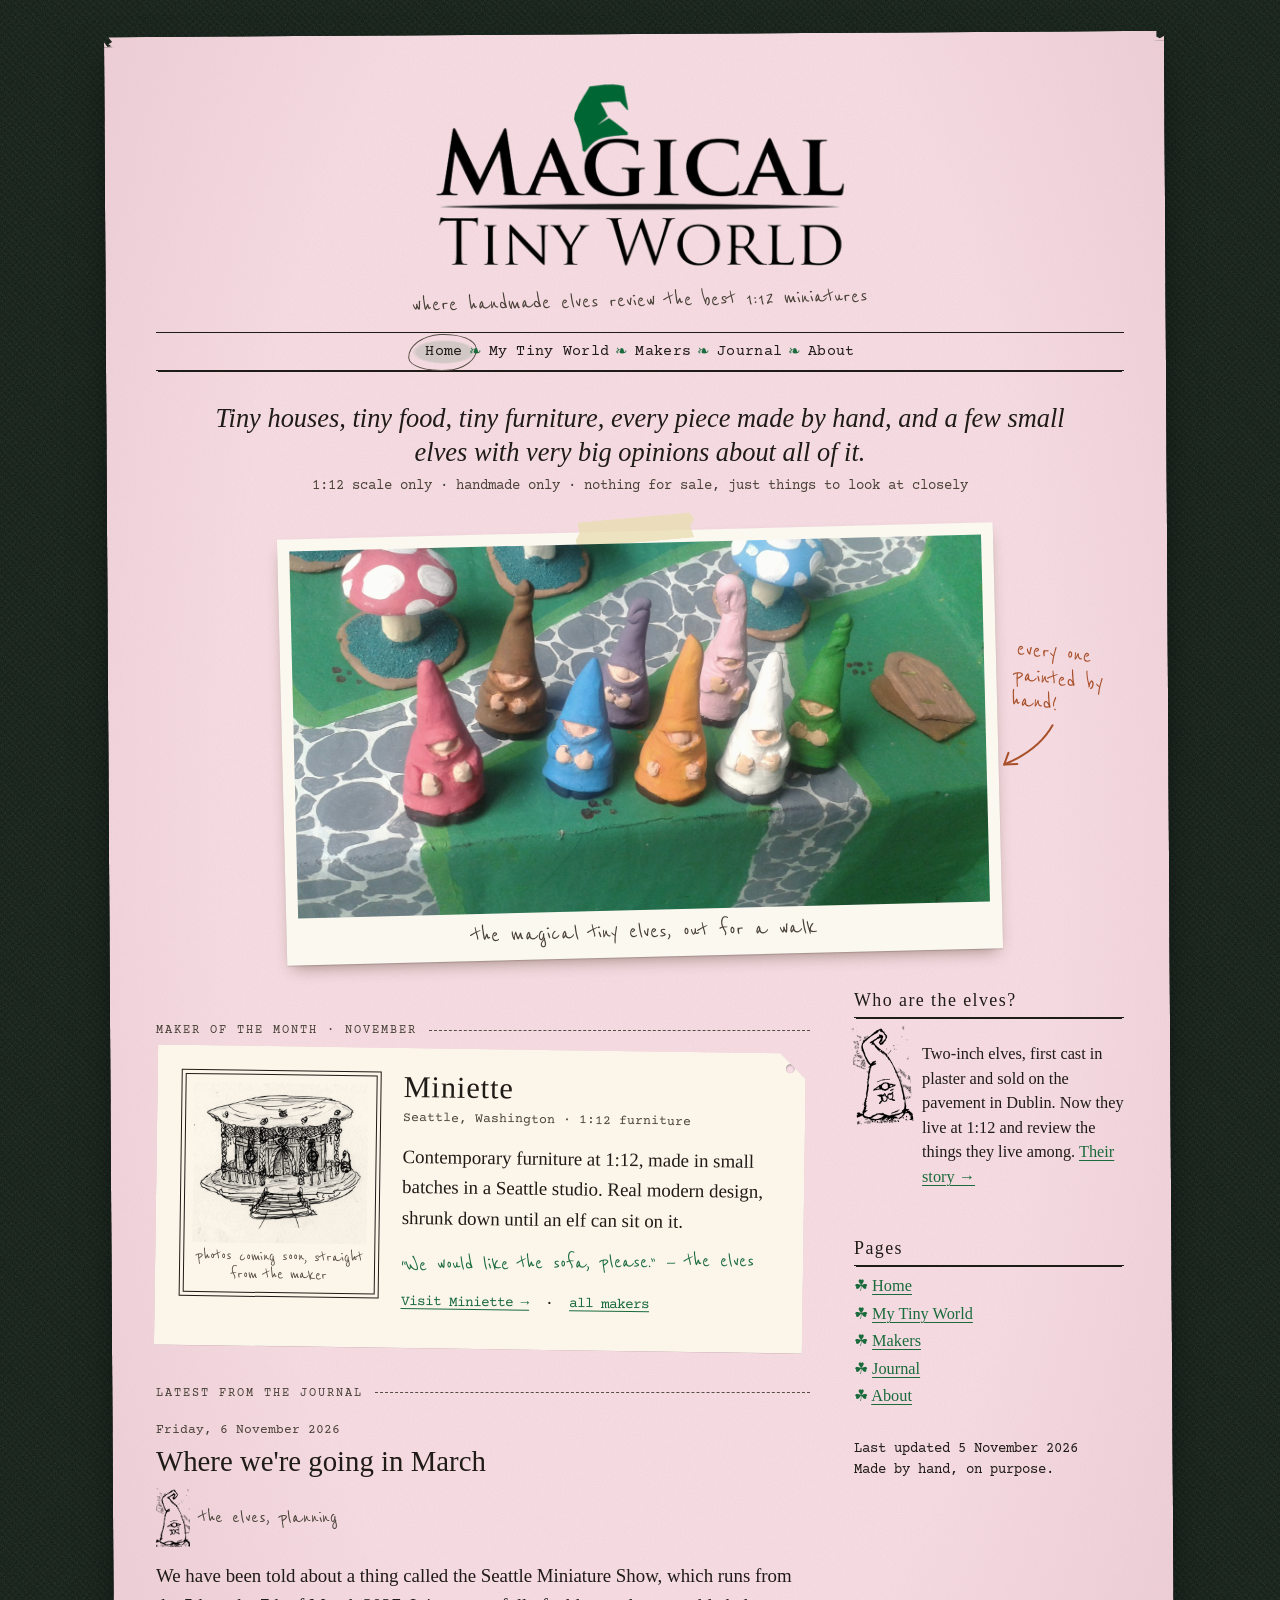
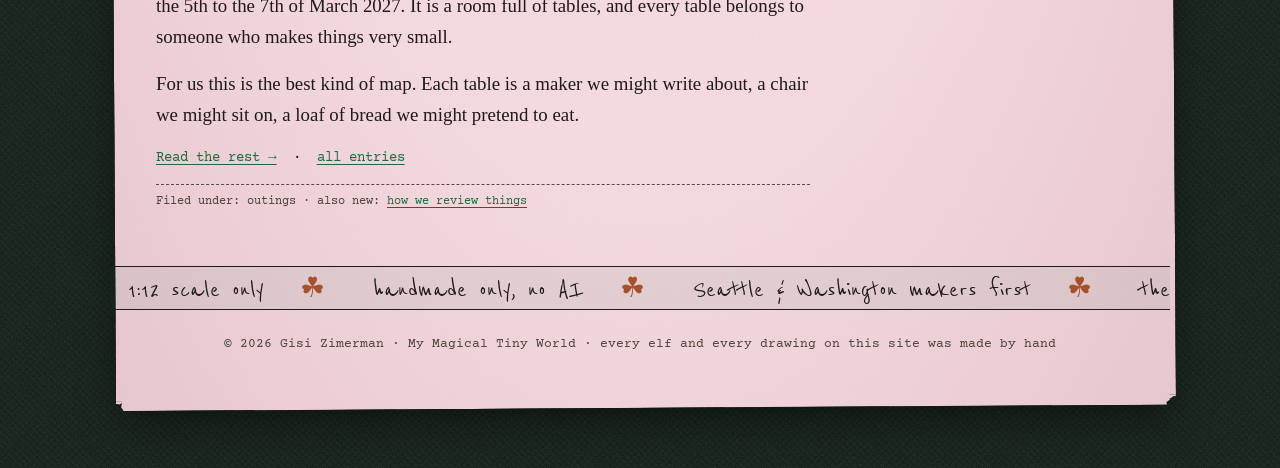
<file: index.html>
<!doctype html>
<html lang="en">
<head>
<meta charset="utf-8">
<meta name="viewport" content="width=device-width, initial-scale=1">
<title>My Magical Tiny World</title>
<meta name="description" content="A magical tiny world where handmade elves review the best 1:12 miniatures. Handmade only, starting with makers around Seattle and Washington State.">
<link rel="preconnect" href="https://fonts.googleapis.com">
<link rel="preconnect" href="https://fonts.gstatic.com" crossorigin>
<link href="https://fonts.googleapis.com/css2?family=Courier+Prime:ital,wght@0,400;0,700;1,400&family=IM+Fell+English:ital@0;1&family=IM+Fell+English+SC&family=Reenie+Beanie&display=swap" rel="stylesheet">
<link rel="stylesheet" href="css/tiny.css">
<link rel="icon" href="assets/img/favicon.png">
</head>
<body>

<div class="sheet">

  <header class="masthead">
    <a class="logo" href="index.html"><img src="assets/img/logo.png" width="900" height="450" alt="Magical Tiny World"></a>
    <p class="tagline">where handmade elves review the best 1:12 miniatures</p>
    <nav class="nav" aria-label="Main">
      <a href="index.html" aria-current="page">Home</a>
      <a href="my-tiny-world.html">My Tiny World</a>
      <a href="makers.html">Makers</a>
      <a href="journal.html">Journal</a>
      <a href="about.html">About</a>
    </nav>
  </header>

  <p class="intro">Tiny houses, tiny food, tiny furniture, every piece made by hand, and a few small elves with very big opinions about all of it.</p>
  <p class="intro-sub">1:12 scale only &middot; handmade only &middot; nothing for sale, just things to look at closely</p>

  <div class="hero">
    <figure class="snap">
      <img src="assets/img/hero-elves.jpg" width="1500" height="795" alt="A crowd of small hand-painted plaster elves in pink, brown, purple, blue, orange, white and green, gathered on a painted cobblestone path among spotted mushrooms.">
      <figcaption>the magical tiny elves, out for a walk</figcaption>
    </figure>
    <div class="scribble" aria-hidden="true">
      every one painted by hand!
      <svg viewBox="0 0 74 60"><path d="M58 4c-6 14-18 30-44 44" fill="none" stroke="currentColor" stroke-width="2" stroke-linecap="round"/><path d="M14 48l13-2M14 48l3-12" fill="none" stroke="currentColor" stroke-width="2" stroke-linecap="round"/></svg>
    </div>
  </div>

  <div class="columns">

    <main class="story">

      <h2 class="label">Maker of the month &middot; November</h2>

      <article class="maker-card">
        <div class="frame">
          <img src="assets/img/spot-round-house.jpg" width="500" height="460" alt="Ink sketch of a round elf house with a domed roof, carved posts and little steps.">
          <p>photos coming soon, straight from the maker</p>
        </div>
        <div>
          <h3>Miniette</h3>
          <p class="where">Seattle, Washington &middot; 1:12 furniture</p>
          <p>Contemporary furniture at 1:12, made in small batches in a Seattle studio. Real modern design, shrunk down until an elf can sit on it.</p>
          <p class="elf-says">&ldquo;We would like the sofa, please.&rdquo; &mdash; the elves</p>
          <p class="go"><a href="https://www.miniette.com" rel="noopener">Visit Miniette &rarr;</a> &nbsp;&middot;&nbsp; <a href="makers.html">all makers</a></p>
        </div>
      </article>

      <h2 class="label">Latest from the Journal</h2>

      <article class="post">
        <span class="post-date">Friday, 6 November 2026</span>
        <h3><a href="journal.html#march">Where we're going in March</a></h3>
        <p class="byline"><img src="assets/img/spot-elf-one.png" width="173" height="300" alt=""> the elves, planning</p>
        <p>We have been told about a thing called the Seattle Miniature Show, which runs from the 5th to the 7th of March 2027. It is a room full of tables, and every table belongs to someone who makes things very small.</p>
        <p>For us this is the best kind of map. Each table is a maker we might write about, a chair we might sit on, a loaf of bread we might pretend to eat.</p>
        <p class="more"><a href="journal.html#march">Read the rest &rarr;</a> &nbsp;&middot;&nbsp; <a href="journal.html">all entries</a></p>
        <p class="post-foot">Filed under: outings &middot; also new: <a href="journal.html#how-we-review">how we review things</a></p>
      </article>

    </main>

    <aside class="sidebar">

      <section>
        <h3>Who are the elves?</h3>
        <div class="elf-hello">
          <img src="assets/img/spot-elf-one.png" width="173" height="300" alt="Ink drawing of an elf in a tall, crooked hat.">
          <p>Two-inch elves, first cast in plaster and sold on the pavement in Dublin. Now they live at 1:12 and review the things they live among. <a href="about.html">Their story &rarr;</a></p>
        </div>
      </section>

      <section>
        <h3>Pages</h3>
        <ul>
          <li><a href="index.html">Home</a></li>
          <li><a href="my-tiny-world.html">My Tiny World</a></li>
          <li><a href="makers.html">Makers</a></li>
          <li><a href="journal.html">Journal</a></li>
          <li><a href="about.html">About</a></li>
        </ul>
      </section>

      <section class="elsewhere">
        <p>Last updated 5 November 2026<br>Made by hand, on purpose.</p>
      </section>

    </aside>

  </div>

  <div class="marquee" aria-hidden="true">
    <div class="track">
      <span>1:12 scale only</span><span class="dot">&#9752;</span>
      <span>handmade only, no AI</span><span class="dot">&#9752;</span>
      <span>Seattle &amp; Washington makers first</span><span class="dot">&#9752;</span>
      <span>the elves have opinions</span><span class="dot">&#9752;</span>
      <span>1:12 scale only</span><span class="dot">&#9752;</span>
      <span>handmade only, no AI</span><span class="dot">&#9752;</span>
      <span>Seattle &amp; Washington makers first</span><span class="dot">&#9752;</span>
      <span>the elves have opinions</span><span class="dot">&#9752;</span>
    </div>
  </div>

  <footer class="foot">
    <p>&copy; 2026 Gisi Zimerman &middot; My Magical Tiny World &middot; every elf and every drawing on this site was made by hand</p>
  </footer>

</div>

<script src="js/tiny.js" defer></script>
</body>
</html>
</file>
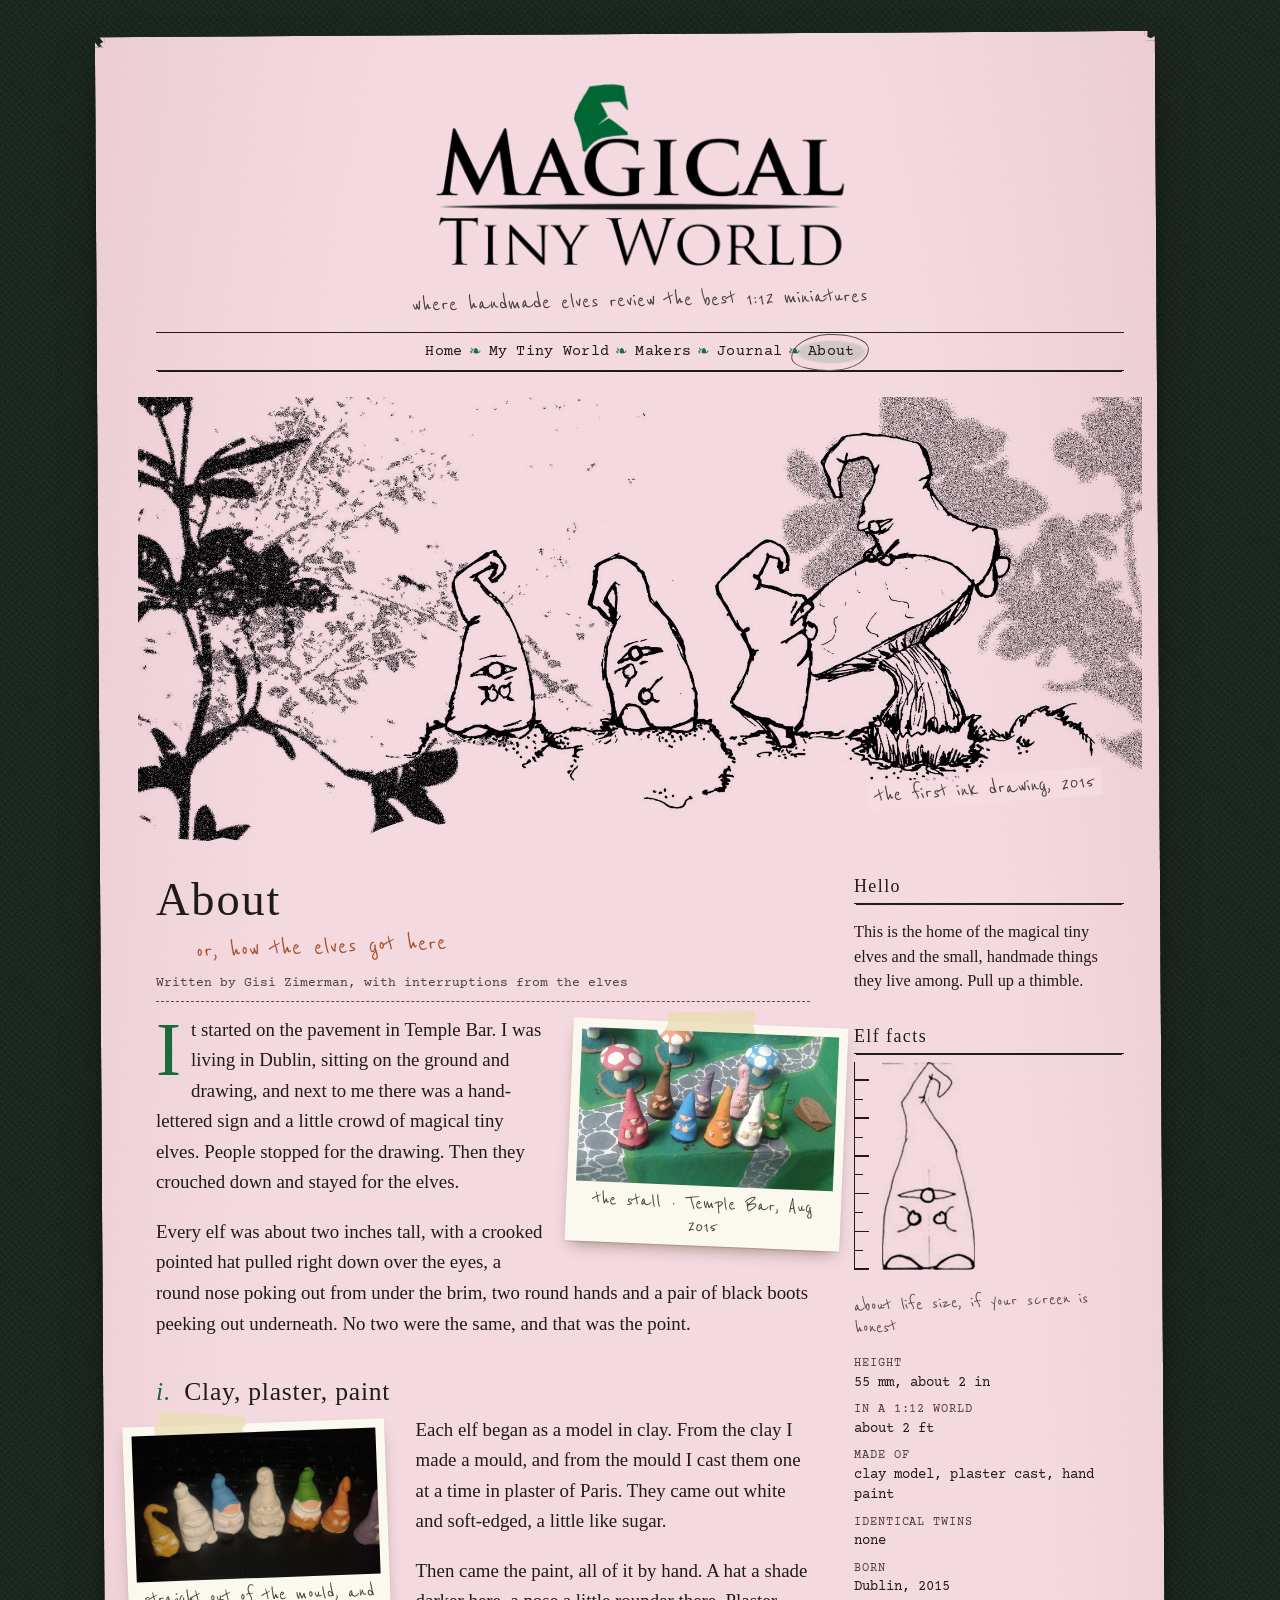
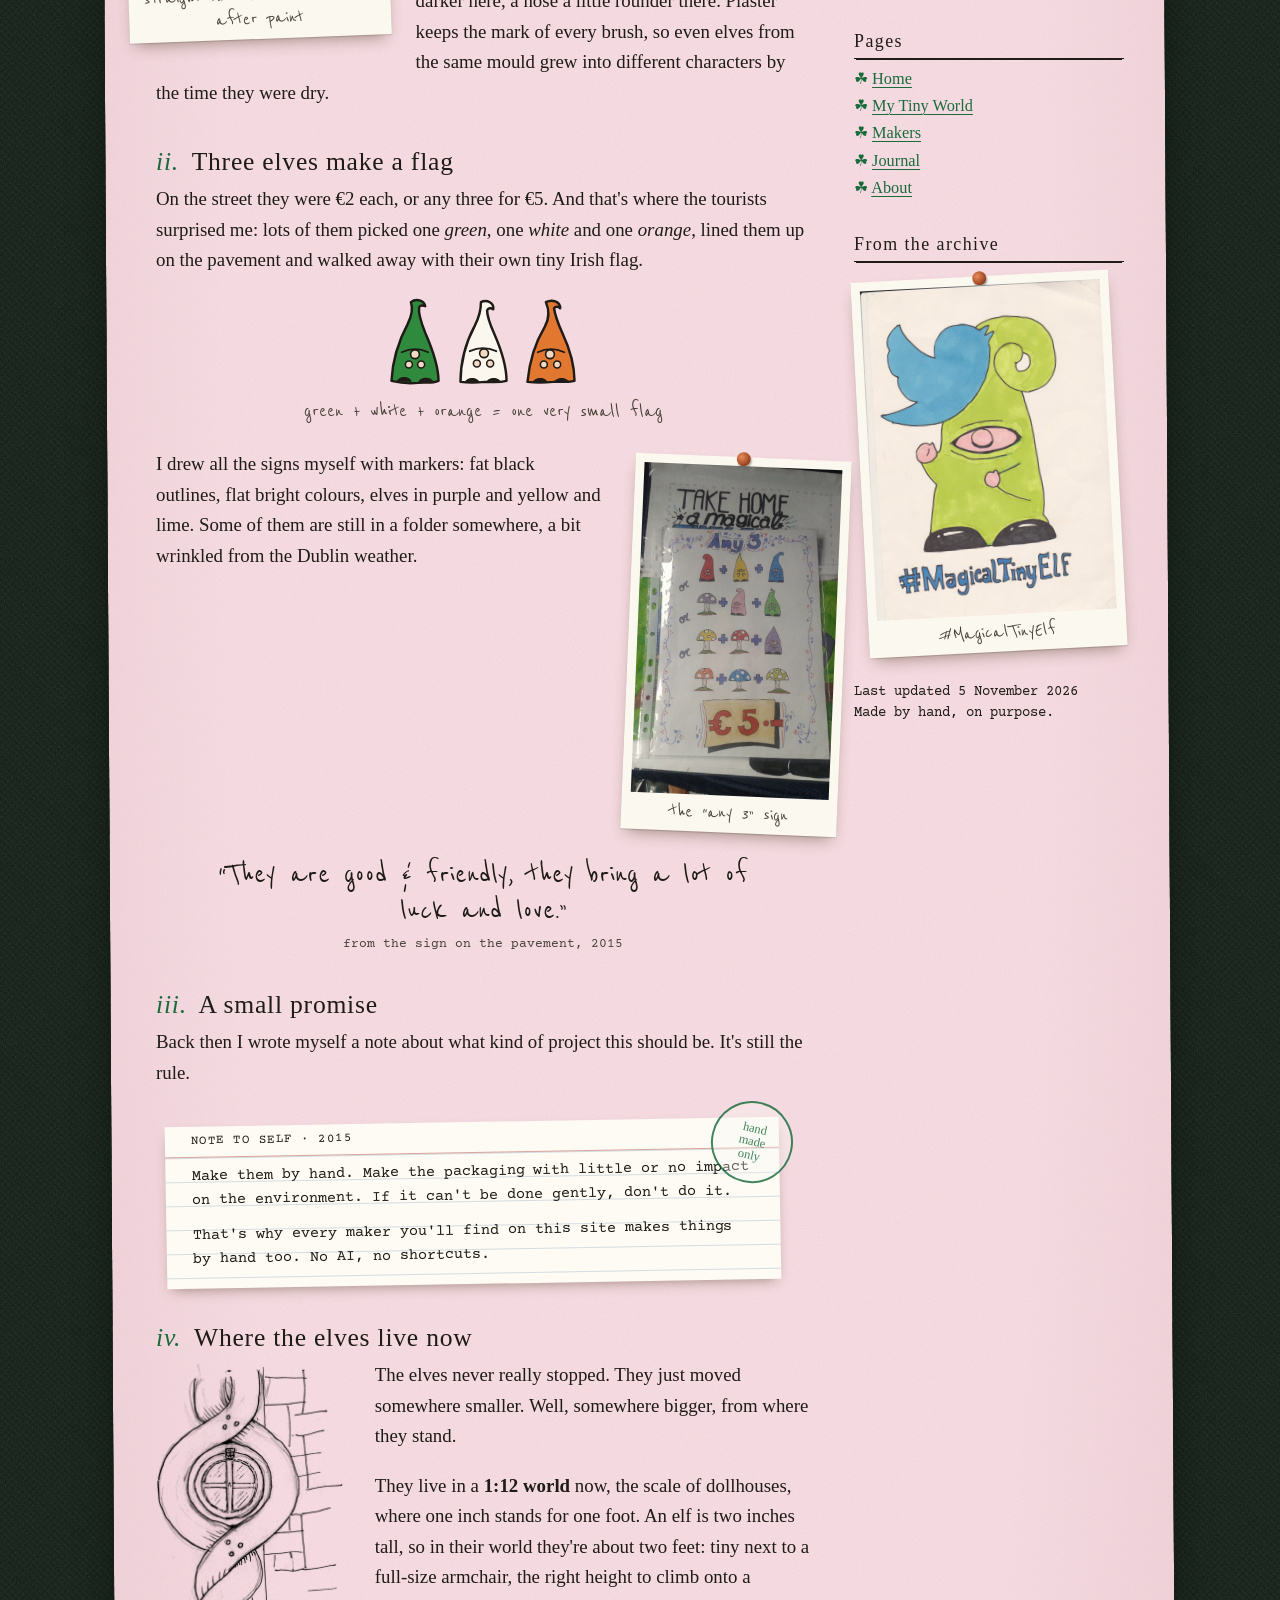
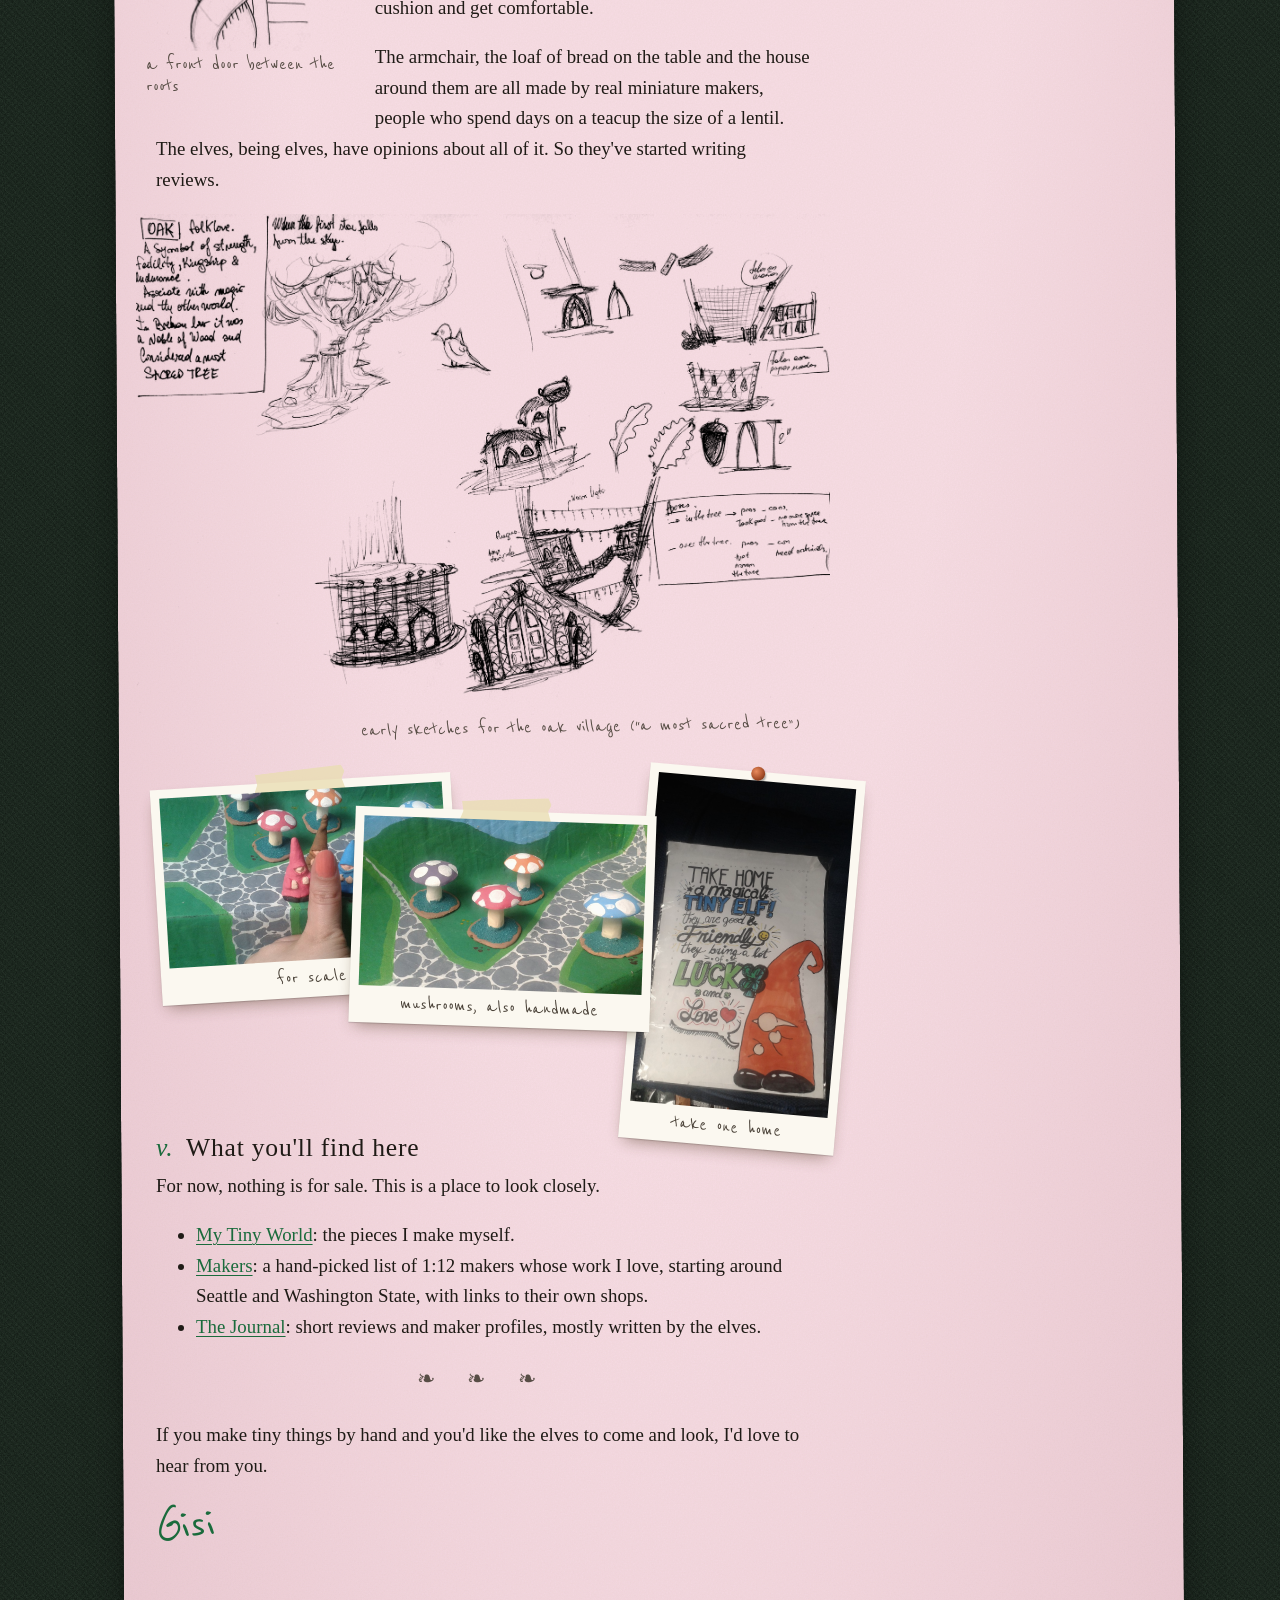
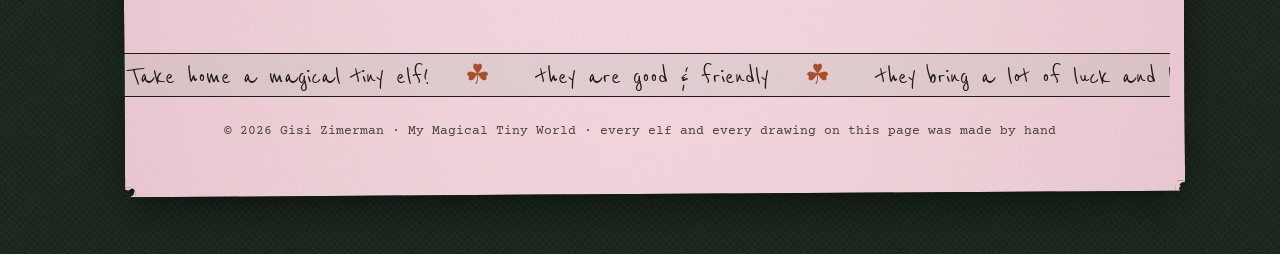
<file: about.html>
<!doctype html>
<html lang="en">
<head>
<meta charset="utf-8">
<meta name="viewport" content="width=device-width, initial-scale=1">
<title>About · My Magical Tiny World</title>
<meta name="description" content="How the magical tiny elves began: cast in plaster, painted by hand and sold on the pavement in Temple Bar, Dublin. Now they live in a 1:12 world and review handmade miniatures.">
<link rel="preconnect" href="https://fonts.googleapis.com">
<link rel="preconnect" href="https://fonts.gstatic.com" crossorigin>
<link href="https://fonts.googleapis.com/css2?family=Courier+Prime:ital,wght@0,400;0,700;1,400&family=IM+Fell+English:ital@0;1&family=IM+Fell+English+SC&family=Reenie+Beanie&display=swap" rel="stylesheet">
<link rel="stylesheet" href="css/tiny.css">
<link rel="icon" href="assets/img/favicon.png">
</head>
<body>

<div class="sheet">

  <header class="masthead">
    <a class="logo" href="index.html"><img src="assets/img/logo.png" width="900" height="450" alt="Magical Tiny World"></a>
    <p class="tagline">where handmade elves review the best 1:12 miniatures</p>
    <nav class="nav" aria-label="Main">
      <a href="index.html">Home</a>
      <a href="my-tiny-world.html">My Tiny World</a>
      <a href="makers.html">Makers</a>
      <a href="journal.html">Journal</a>
      <a href="about.html" aria-current="page">About</a>
    </nav>
  </header>

  <div class="banner">
    <img src="assets/img/ink-forest.jpg" width="1800" height="800" alt="Ink drawing: four elves in pointed, crooked hats stand on mossy ground among leaves; the last one leans on a mushroom.">
    <span class="note">the first ink drawing, 2015</span>
  </div>

  <div class="columns">

    <main class="story">
      <h1 class="page-title">About</h1>
      <span class="aside-hand">or, how the elves got here</span>
      <p class="dateline">Written by Gisi Zimerman, with interruptions from the elves</p>

      <figure class="snap right">
        <img src="assets/img/elves-on-the-map.jpg" width="1000" height="600" alt="A row of small hand-painted plaster elves in pink, brown, blue, orange, white and green, standing on a painted cobblestone path beside little mushrooms.">
        <figcaption>the stall · Temple Bar, Aug 2015</figcaption>
      </figure>

      <p class="opening">It started on the pavement in Temple Bar. I was living in Dublin, sitting on the ground and drawing, and next to me there was a hand-lettered sign and a little crowd of magical tiny elves. People stopped for the drawing. Then they crouched down and stayed for the elves.</p>

      <p>Every elf was about two inches tall, with a crooked pointed hat pulled right down over the eyes, a round nose poking out from under the brim, two round hands and a pair of black boots peeking out underneath. No two were the same, and that was the point.</p>

      <h2><span class="num">i.</span> Clay, plaster, paint</h2>

      <figure class="snap left">
        <img src="assets/img/elves-cast-and-painted.jpg" width="1000" height="600" alt="A line of elves on a dark shelf: two still white, straight from the plaster cast, beside others painted blue, green, orange and yellow.">
        <figcaption>straight out of the mould, and after paint</figcaption>
      </figure>

      <p>Each elf began as a model in clay. From the clay I made a mould, and from the mould I cast them one at a time in plaster of Paris. They came out white and soft-edged, a little like sugar.</p>

      <p>Then came the paint, all of it by hand. A hat a shade darker here, a nose a little rounder there. Plaster keeps the mark of every brush, so even elves from the same mould grew into different characters by the time they were dry.</p>

      <h2><span class="num">ii.</span> Three elves make a flag</h2>

      <p>On the street they were &euro;2 each, or any three for &euro;5. And that's where the tourists surprised me: lots of them picked one <em>green</em>, one <em>white</em> and one <em>orange</em>, lined them up on the pavement and walked away with their own tiny Irish flag.</p>

      <div class="flag" aria-hidden="true">
        <svg viewBox="0 0 60 90"><path d="M7 83C8 62 15 42 23 27c4-8 5-15 3-21 5-4 13-2 14 4-2-1-5-1-6 1-1 7 2 15 6 25 7 16 13 32 13 47-7 3-13 1-20 2-9 1-18 0-26-2z" fill="#2f8a3e" stroke="#1f1b16" stroke-width="2.4" stroke-linejoin="round"/><path d="M17 55q13-6 26 0" fill="none" stroke="#1f1b16" stroke-width="1.8" stroke-linecap="round"/><circle cx="30" cy="57" r="4.3" fill="#f3d9c2" stroke="#1f1b16" stroke-width="1.6"/><circle cx="24" cy="67" r="3.4" fill="#f3d9c2" stroke="#1f1b16" stroke-width="1.5"/><circle cx="36" cy="67" r="3.4" fill="#f3d9c2" stroke="#1f1b16" stroke-width="1.5"/><path d="M12 84c1-6 13-7 15 0zM33 85c1-6 13-7 15-1z" fill="#1f1b16"/></svg>
        <svg viewBox="0 0 60 90"><path d="M8 84C8 62 14 44 22 29c4-8 6-16 6-23 6-3 13 1 12 7-2-2-5-1-6 1 0 7 3 14 7 23 7 16 12 31 12 46-8 2-14 1-21 1-9 1-17 1-24 0z" fill="#fbf7ee" stroke="#1f1b16" stroke-width="2.4" stroke-linejoin="round"/><path d="M17 54q13-6 26 0" fill="none" stroke="#1f1b16" stroke-width="1.8" stroke-linecap="round"/><circle cx="31" cy="56" r="4.3" fill="#f3d9c2" stroke="#1f1b16" stroke-width="1.6"/><circle cx="24" cy="66" r="3.4" fill="#f3d9c2" stroke="#1f1b16" stroke-width="1.5"/><circle cx="37" cy="66" r="3.4" fill="#f3d9c2" stroke="#1f1b16" stroke-width="1.5"/><path d="M12 85c1-6 13-7 15 0zM33 85c1-6 13-7 15 0z" fill="#1f1b16"/></svg>
        <svg viewBox="0 0 60 90"><path d="M7 84C9 63 15 45 24 30c5-9 4-17 1-24 6-3 14-1 14 6-2-2-5-2-6 0 1 8 4 15 8 24 7 15 12 31 12 47-8 2-14 0-21 1-9 1-17 1-25 0z" fill="#e2772f" stroke="#1f1b16" stroke-width="2.4" stroke-linejoin="round"/><path d="M17 55q13-6 26 0" fill="none" stroke="#1f1b16" stroke-width="1.8" stroke-linecap="round"/><circle cx="29" cy="57" r="4.3" fill="#f3d9c2" stroke="#1f1b16" stroke-width="1.6"/><circle cx="23" cy="67" r="3.4" fill="#f3d9c2" stroke="#1f1b16" stroke-width="1.5"/><circle cx="36" cy="67" r="3.4" fill="#f3d9c2" stroke="#1f1b16" stroke-width="1.5"/><path d="M12 85c1-6 13-7 15 0zM33 85c1-6 13-7 15 0z" fill="#1f1b16"/></svg>
      </div>
      <p class="hand-note">green + white + orange = one very small flag</p>

      <figure class="snap right small pin">
        <img src="assets/img/sign-any-three.jpg" width="1000" height="1667" alt="Hand-drawn sign: Take home a magical tiny elf. Any 3 for five euro, with rows of little coloured elves and mushrooms.">
        <figcaption>the &ldquo;any 3&rdquo; sign</figcaption>
      </figure>

      <p>I drew all the signs myself with markers: fat black outlines, flat bright colours, elves in purple and yellow and lime. Some of them are still in a folder somewhere, a bit wrinkled from the Dublin weather.</p>

      <blockquote class="sign-quote">
        &ldquo;They are good &amp; friendly, they bring a lot of luck and love.&rdquo;
        <cite>from the sign on the pavement, 2015</cite>
      </blockquote>

      <h2><span class="num">iii.</span> A small promise</h2>

      <p>Back then I wrote myself a note about what kind of project this should be. It's still the rule.</p>

      <div class="card">
        <span class="card-head">Note to self &middot; 2015</span>
        <span class="stamp">hand<br>made<br>only</span>
        <p>Make them by hand. Make the packaging with little or no impact on the environment. If it can't be done gently, don't do it.</p>
        <p>That's why every maker you'll find on this site makes things by hand too. No AI, no shortcuts.</p>
      </div>

      <h2><span class="num">iv.</span> Where the elves live now</h2>

      <figure class="drawing float-left">
        <img src="assets/img/spot-root-door.jpg" width="410" height="580" alt="Pencil and ink sketch of a round door set between two twisted roots against a brick wall.">
        <figcaption>a front door between the roots</figcaption>
      </figure>

      <p>The elves never really stopped. They just moved somewhere smaller. Well, somewhere bigger, from where they stand.</p>

      <p>They live in a <strong>1:12 world</strong> now, the scale of dollhouses, where one inch stands for one foot. An elf is two inches tall, so in their world they're about two feet: tiny next to a full-size armchair, the right height to climb onto a cushion and get comfortable.</p>

      <p>The armchair, the loaf of bread on the table and the house around them are all made by real miniature makers, people who spend days on a teacup the size of a lentil. The elves, being elves, have opinions about all of it. So they've started writing reviews.</p>

      <figure class="drawing wide">
        <img src="assets/img/concept-oak-houses.jpg" width="1545" height="1115" alt="A page of pen concept sketches: an oak tree with houses in its branches, a round house on a mushroom-like platform, oak leaves, an acorn, a bird, and handwritten notes on oak folklore.">
        <figcaption>early sketches for the oak village (&ldquo;a most sacred tree&rdquo;)</figcaption>
      </figure>

      <div class="pile">
        <figure class="snap">
          <img src="assets/img/elves-and-finger.jpg" width="1000" height="600" alt="A fingertip beside a row of painted elves, showing that each elf is about the height of a finger.">
          <figcaption>for scale</figcaption>
        </figure>
        <figure class="snap">
          <img src="assets/img/mushrooms.jpg" width="1000" height="600" alt="Small handmade mushrooms with spotted caps in purple, pink, red and blue, on a painted grass and cobble mat.">
          <figcaption>mushrooms, also handmade</figcaption>
        </figure>
        <figure class="snap pin">
          <img src="assets/img/sign-take-home.jpg" width="1000" height="1667" alt="Hand-lettered sign: Take home a magical tiny elf! They are good and friendly, they bring a lot of luck and love, with an orange elf.">
          <figcaption>take one home</figcaption>
        </figure>
      </div>

      <h2><span class="num">v.</span> What you'll find here</h2>

      <p>For now, nothing is for sale. This is a place to look closely.</p>
      <ul>
        <li><a href="my-tiny-world.html">My Tiny World</a>: the pieces I make myself.</li>
        <li><a href="makers.html">Makers</a>: a hand-picked list of 1:12 makers whose work I love, starting around Seattle and Washington State, with links to their own shops.</li>
        <li><a href="journal.html">The Journal</a>: short reviews and maker profiles, mostly written by the elves.</li>
      </ul>

      <p class="fleuron" aria-hidden="true">&#10087; &#10087; &#10087;</p>
      <p>If you make tiny things by hand and you'd like the elves to come and look, I'd love to hear from you.</p>
      <p class="signature">Gisi</p>
    </main>

    <aside class="sidebar">
      <section>
        <h3>Hello</h3>
        <p>This is the home of the magical tiny elves and the small, handmade things they live among. Pull up a thimble.</p>
      </section>

      <section class="facts">
        <h3>Elf facts</h3>
        <div class="actual-size">
          <span class="ruler" aria-hidden="true"></span>
          <img src="assets/img/plan-front.jpg" width="148" height="330" alt="Technical drawing of the elf from the front, 55 millimetres tall.">
        </div>
        <p class="hand">about life size, if your screen is honest</p>
        <dl>
          <dt>Height</dt><dd>55 mm, about 2 in</dd>
          <dt>In a 1:12 world</dt><dd>about 2 ft</dd>
          <dt>Made of</dt><dd>clay model, plaster cast, hand paint</dd>
          <dt>Identical twins</dt><dd>none</dd>
          <dt>Born</dt><dd>Dublin, 2015</dd>
        </dl>
      </section>

      <section>
        <h3>Pages</h3>
        <ul>
          <li><a href="index.html">Home</a></li>
          <li><a href="my-tiny-world.html">My Tiny World</a></li>
          <li><a href="makers.html">Makers</a></li>
          <li><a href="journal.html">Journal</a></li>
          <li><a href="about.html">About</a></li>
        </ul>
      </section>

      <section>
        <h3>From the archive</h3>
        <figure class="snap pin" style="--r:-3deg; margin: 14px 6px 10px;">
          <img src="assets/img/marker-elf-hashtag.jpg" width="1000" height="1373" alt="Marker drawing of a lime-green elf with a big blue bird perched on its hat, and the hashtag Magical Tiny Elf.">
          <figcaption>#MagicalTinyElf</figcaption>
        </figure>
      </section>

      <section class="elsewhere">
        <p>Last updated 5 November 2026<br>Made by hand, on purpose.</p>
      </section>
    </aside>

  </div>

  <div class="marquee" aria-hidden="true">
    <div class="track">
      <span>Take home a magical tiny elf!</span><span class="dot">&#9752;</span>
      <span>they are good &amp; friendly</span><span class="dot">&#9752;</span>
      <span>they bring a lot of luck and love</span><span class="dot">&#9752;</span>
      <span>any three make a flag</span><span class="dot">&#9752;</span>
      <span>handmade only, always</span><span class="dot">&#9752;</span>
      <span>Take home a magical tiny elf!</span><span class="dot">&#9752;</span>
      <span>they are good &amp; friendly</span><span class="dot">&#9752;</span>
      <span>they bring a lot of luck and love</span><span class="dot">&#9752;</span>
      <span>any three make a flag</span><span class="dot">&#9752;</span>
      <span>handmade only, always</span><span class="dot">&#9752;</span>
    </div>
  </div>

  <footer class="foot">
    <p>&copy; 2026 Gisi Zimerman &middot; My Magical Tiny World &middot; every elf and every drawing on this page was made by hand</p>
  </footer>

</div>

<script src="js/tiny.js" defer></script>
</body>
</html>
</file>
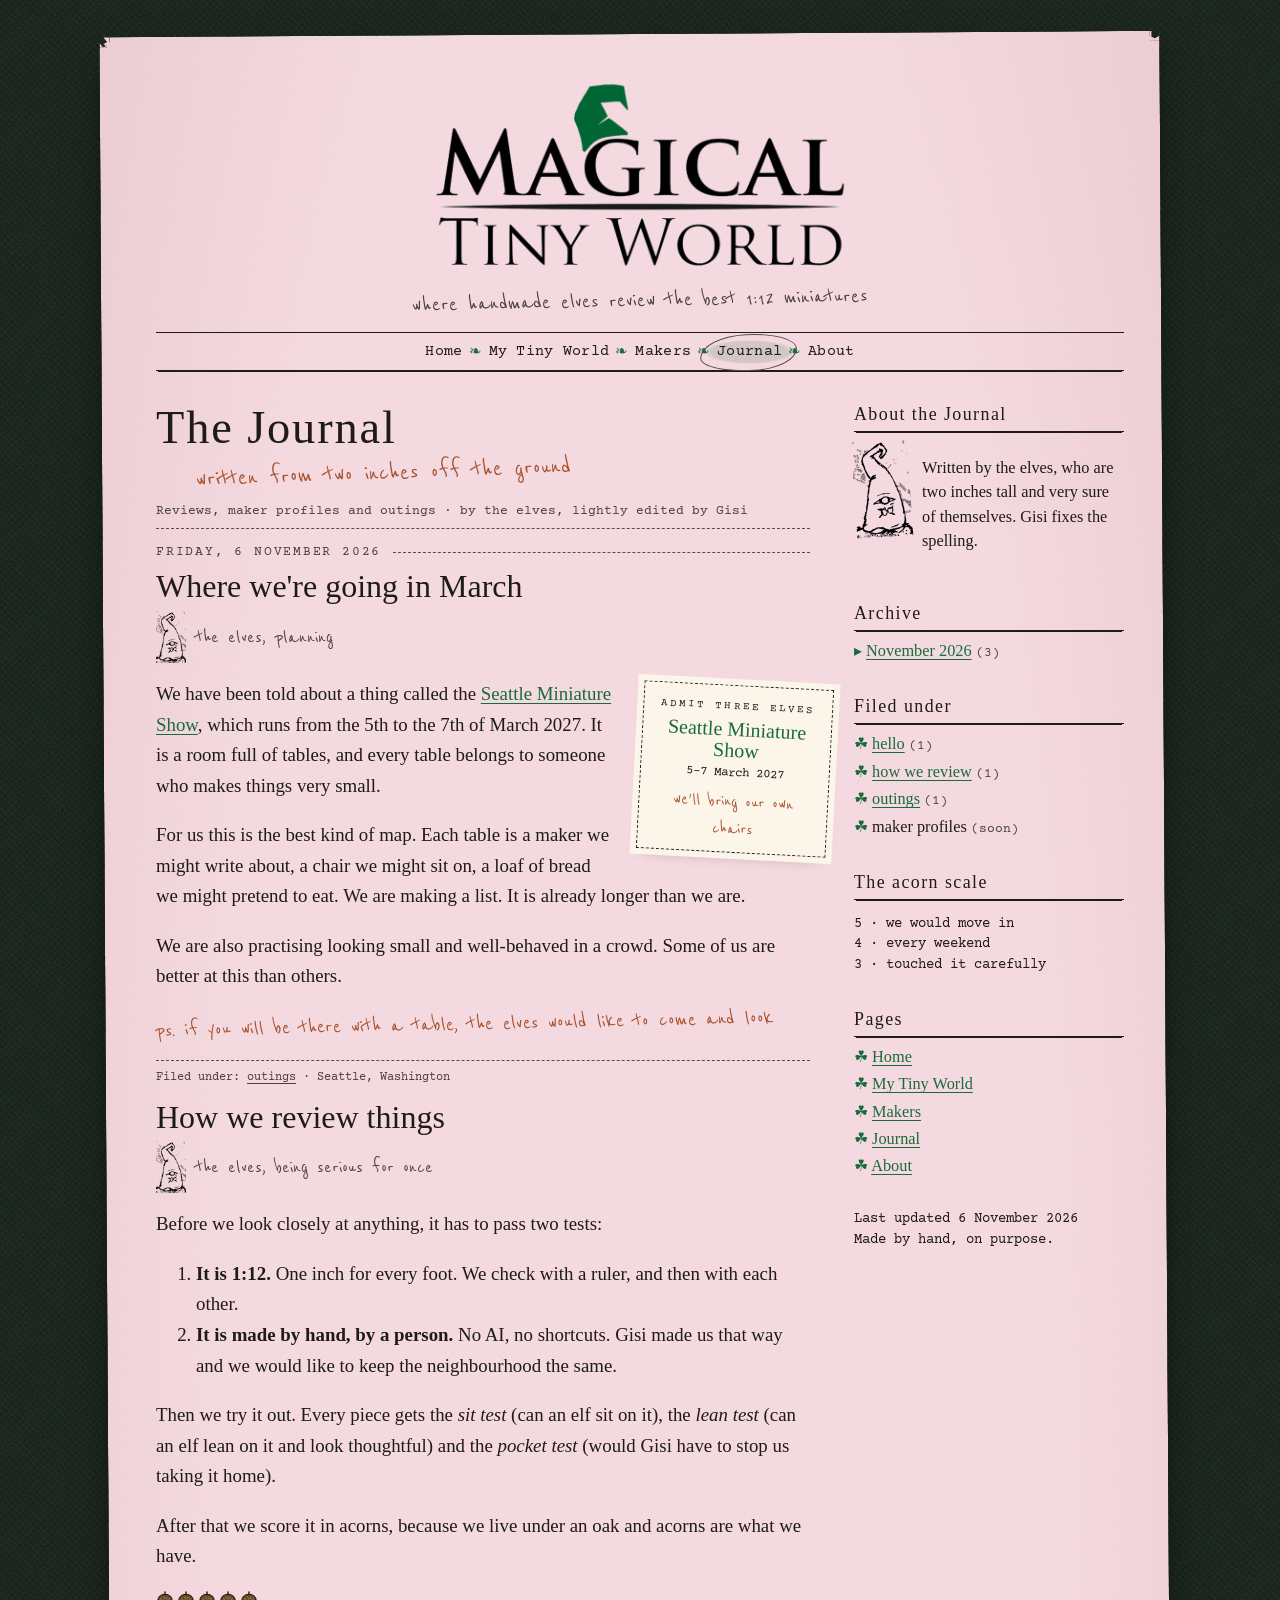
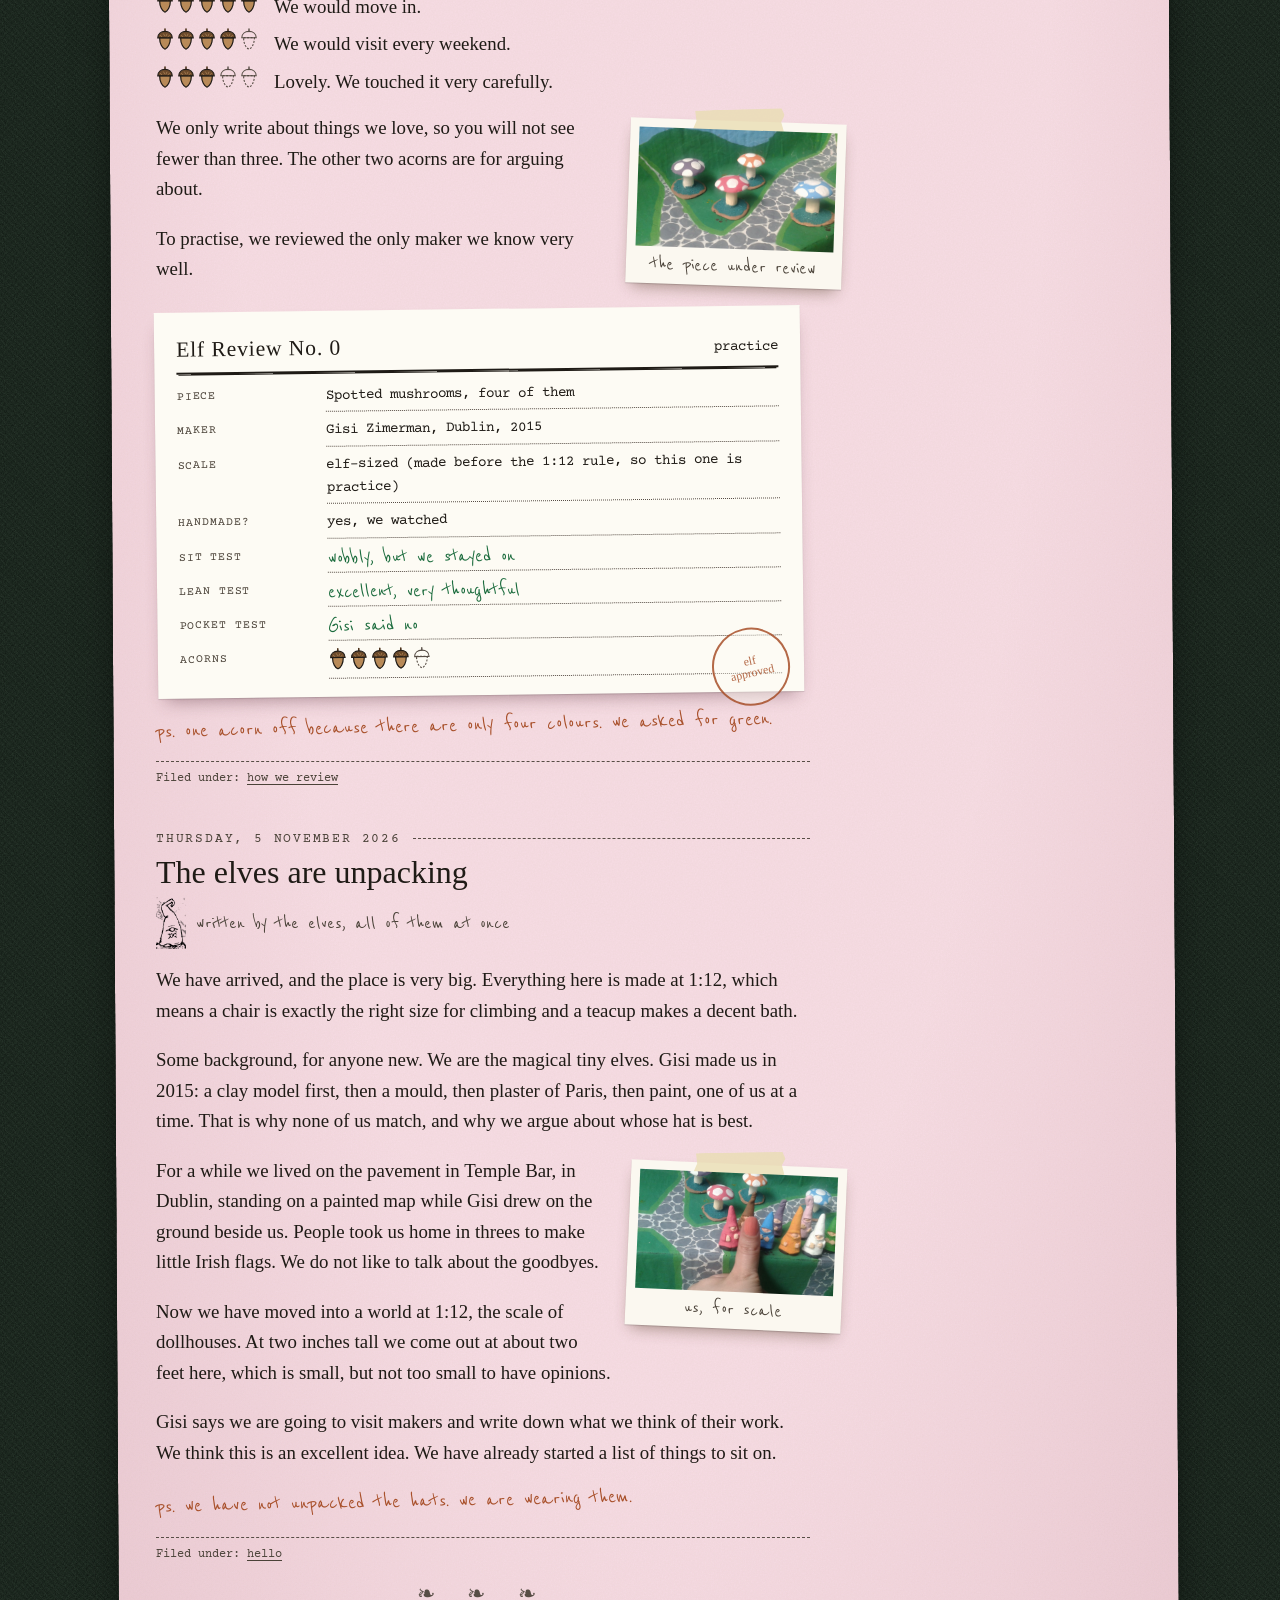
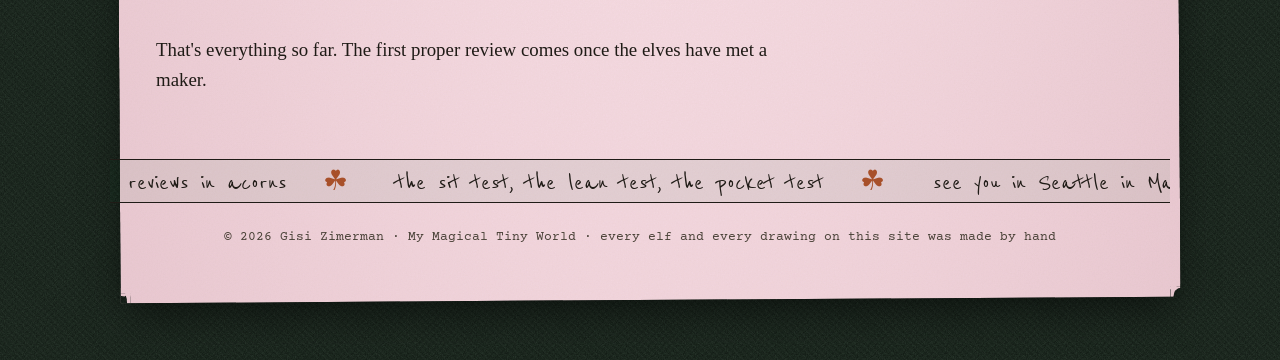
<file: journal.html>
<!doctype html>
<html lang="en">
<head>
<meta charset="utf-8">
<meta name="viewport" content="width=device-width, initial-scale=1">
<title>Journal · My Magical Tiny World</title>
<meta name="description" content="The elves' journal: short reviews of handmade 1:12 miniatures, maker profiles and outings, written from two inches off the ground.">
<link rel="preconnect" href="https://fonts.googleapis.com">
<link rel="preconnect" href="https://fonts.gstatic.com" crossorigin>
<link href="https://fonts.googleapis.com/css2?family=Courier+Prime:ital,wght@0,400;0,700;1,400&family=IM+Fell+English:ital@0;1&family=IM+Fell+English+SC&family=Reenie+Beanie&display=swap" rel="stylesheet">
<link rel="stylesheet" href="css/tiny.css">
<link rel="icon" href="assets/img/favicon.png">
</head>
<body>

<!-- acorns for the review scores -->
<svg width="0" height="0" style="position:absolute" aria-hidden="true">
  <symbol id="acorn" viewBox="0 0 18 22">
    <path d="M9 3.5V1" stroke="#4d331c" stroke-width="1.6" stroke-linecap="round"/>
    <path d="M3.6 9.6h10.8c0 6.2-2.6 10.6-5.4 11.6C6.2 20.2 3.6 15.8 3.6 9.6z" fill="#b88a58" stroke="#1f1b16" stroke-width="1.2"/>
    <path d="M1.8 9.8c0-4 3.2-6.4 7.2-6.4s7.2 2.4 7.2 6.4z" fill="#6b4a2b" stroke="#1f1b16" stroke-width="1.2"/>
    <path d="M4 7.2l2 1.6M7.4 5.6l1.6 2.6M11 5.8l-1 2.4M13.8 7.2l-2 1.6" stroke="#a37a4e" stroke-width=".9"/>
  </symbol>
  <symbol id="acorn-empty" viewBox="0 0 18 22">
    <path d="M9 3.5V1" stroke="#574d45" stroke-width="1.4" stroke-linecap="round"/>
    <path d="M3.6 9.6h10.8c0 6.2-2.6 10.6-5.4 11.6C6.2 20.2 3.6 15.8 3.6 9.6z" fill="none" stroke="#574d45" stroke-width="1.1" stroke-dasharray="2 1.5"/>
    <path d="M1.8 9.8c0-4 3.2-6.4 7.2-6.4s7.2 2.4 7.2 6.4z" fill="none" stroke="#574d45" stroke-width="1.1"/>
  </symbol>
</svg>

<div class="sheet">

  <header class="masthead">
    <a class="logo" href="index.html"><img src="assets/img/logo.png" width="900" height="450" alt="Magical Tiny World"></a>
    <p class="tagline">where handmade elves review the best 1:12 miniatures</p>
    <nav class="nav" aria-label="Main">
      <a href="index.html">Home</a>
      <a href="my-tiny-world.html">My Tiny World</a>
      <a href="makers.html">Makers</a>
      <a href="journal.html" aria-current="page">Journal</a>
      <a href="about.html">About</a>
    </nav>
  </header>

  <div class="columns">

    <main class="story">
      <h1 class="page-title">The Journal</h1>
      <span class="aside-hand">written from two inches off the ground</span>
      <p class="dateline">Reviews, maker profiles and outings &middot; by the elves, lightly edited by Gisi</p>

      <!-- ======================= 6 November ======================= -->
      <h3 class="date-header">Friday, 6 November 2026</h3>

      <article class="entry" id="march">
        <h2><a href="#march">Where we're going in March</a></h2>
        <p class="byline"><img src="assets/img/spot-elf-one.png" width="173" height="300" alt=""> the elves, planning</p>

        <div class="ticket">
          <span class="admit">admit three elves</span>
          <b>Seattle Miniature Show</b>
          5&ndash;7 March 2027
          <span class="hand">we'll bring our own chairs</span>
        </div>

        <p>We have been told about a thing called the <a href="https://www.pnwminiatureshows.com/seattle-miniature-show" rel="noopener">Seattle Miniature Show</a>, which runs from the 5th to the 7th of March 2027. It is a room full of tables, and every table belongs to someone who makes things very small.</p>
        <p>For us this is the best kind of map. Each table is a maker we might write about, a chair we might sit on, a loaf of bread we might pretend to eat. We are making a list. It is already longer than we are.</p>
        <p>We are also practising looking small and well-behaved in a crowd. Some of us are better at this than others.</p>
        <p class="elf-ps">ps. if you will be there with a table, the elves would like to come and look</p>
        <p class="entry-foot">Filed under: <a href="#march">outings</a> &middot; Seattle, Washington</p>
      </article>

      <article class="entry" id="how-we-review">
        <h2><a href="#how-we-review">How we review things</a></h2>
        <p class="byline"><img src="assets/img/spot-elf-one.png" width="173" height="300" alt=""> the elves, being serious for once</p>

        <p>Before we look closely at anything, it has to pass two tests:</p>
        <ol>
          <li><strong>It is 1:12.</strong> One inch for every foot. We check with a ruler, and then with each other.</li>
          <li><strong>It is made by hand, by a person.</strong> No AI, no shortcuts. Gisi made us that way and we would like to keep the neighbourhood the same.</li>
        </ol>
        <p>Then we try it out. Every piece gets the <em>sit test</em> (can an elf sit on it), the <em>lean test</em> (can an elf lean on it and look thoughtful) and the <em>pocket test</em> (would Gisi have to stop us taking it home).</p>
        <p>After that we score it in acorns, because we live under an oak and acorns are what we have.</p>

        <ul class="scale-list">
          <li><span class="acorns" role="img" aria-label="5 acorns"><svg><use href="#acorn"/></svg><svg><use href="#acorn"/></svg><svg><use href="#acorn"/></svg><svg><use href="#acorn"/></svg><svg><use href="#acorn"/></svg></span> We would move in.</li>
          <li><span class="acorns" role="img" aria-label="4 acorns"><svg><use href="#acorn"/></svg><svg><use href="#acorn"/></svg><svg><use href="#acorn"/></svg><svg><use href="#acorn"/></svg><svg><use href="#acorn-empty"/></svg></span> We would visit every weekend.</li>
          <li><span class="acorns" role="img" aria-label="3 acorns"><svg><use href="#acorn"/></svg><svg><use href="#acorn"/></svg><svg><use href="#acorn"/></svg><svg><use href="#acorn-empty"/></svg><svg><use href="#acorn-empty"/></svg></span> Lovely. We touched it very carefully.</li>
        </ul>
        <figure class="snap right small" style="--r:2deg">
          <img src="assets/img/piece-mushrooms.jpg" width="900" height="540" alt="Four spotted mushrooms in purple, orange, pink and blue on little mossy bases.">
          <figcaption>the piece under review</figcaption>
        </figure>

        <p>We only write about things we love, so you will not see fewer than three. The other two acorns are for arguing about.</p>

        <p>To practise, we reviewed the only maker we know very well.</p>

        <div class="review-card">
          <div class="rc-head"><b>Elf Review No. 0</b><span>practice</span></div>
          <dl>
            <dt>Piece</dt><dd>Spotted mushrooms, four of them</dd>
            <dt>Maker</dt><dd>Gisi Zimerman, Dublin, 2015</dd>
            <dt>Scale</dt><dd>elf-sized (made before the 1:12 rule, so this one is practice)</dd>
            <dt>Handmade?</dt><dd>yes, we watched</dd>
            <dt>Sit test</dt><dd class="handwritten">wobbly, but we stayed on</dd>
            <dt>Lean test</dt><dd class="handwritten">excellent, very thoughtful</dd>
            <dt>Pocket test</dt><dd class="handwritten">Gisi said no</dd>
            <dt>Acorns</dt><dd><span class="acorns" role="img" aria-label="4 acorns"><svg><use href="#acorn"/></svg><svg><use href="#acorn"/></svg><svg><use href="#acorn"/></svg><svg><use href="#acorn"/></svg><svg><use href="#acorn-empty"/></svg></span></dd>
          </dl>
          <span class="stamp">elf<br>approved</span>
        </div>
        <p class="elf-ps">ps. one acorn off because there are only four colours. we asked for green.</p>
        <p class="entry-foot">Filed under: <a href="#how-we-review">how we review</a></p>
      </article>

      <!-- ======================= 5 November ======================= -->
      <h3 class="date-header">Thursday, 5 November 2026</h3>

      <article class="entry" id="unpacking">
        <h2><a href="#unpacking">The elves are unpacking</a></h2>
        <p class="byline"><img src="assets/img/spot-elf-one.png" width="173" height="300" alt=""> written by the elves, all of them at once</p>

        <p>We have arrived, and the place is very big. Everything here is made at 1:12, which means a chair is exactly the right size for climbing and a teacup makes a decent bath.</p>
        <p>Some background, for anyone new. We are the magical tiny elves. Gisi made us in 2015: a clay model first, then a mould, then plaster of Paris, then paint, one of us at a time. That is why none of us match, and why we argue about whose hat is best.</p>

        <figure class="snap right small" style="--r:2.5deg">
          <img src="assets/img/elves-and-finger.jpg" width="1000" height="600" alt="A fingertip beside a row of painted elves, each about the height of the finger.">
          <figcaption>us, for scale</figcaption>
        </figure>

        <p>For a while we lived on the pavement in Temple Bar, in Dublin, standing on a painted map while Gisi drew on the ground beside us. People took us home in threes to make little Irish flags. We do not like to talk about the goodbyes.</p>
        <p>Now we have moved into a world at 1:12, the scale of dollhouses. At two inches tall we come out at about two feet here, which is small, but not too small to have opinions.</p>
        <p>Gisi says we are going to visit makers and write down what we think of their work. We think this is an excellent idea. We have already started a list of things to sit on.</p>
        <p class="elf-ps">ps. we have not unpacked the hats. we are wearing them.</p>
        <p class="entry-foot">Filed under: <a href="#unpacking">hello</a></p>
      </article>

      <p class="fleuron" aria-hidden="true">&#10087; &#10087; &#10087;</p>
      <p>That's everything so far. The first proper review comes once the elves have met a maker.</p>
    </main>

    <aside class="sidebar">
      <section>
        <h3>About the Journal</h3>
        <div class="elf-hello">
          <img src="assets/img/spot-elf-one.png" width="173" height="300" alt="Ink drawing of an elf in a tall, crooked hat.">
          <p>Written by the elves, who are two inches tall and very sure of themselves. Gisi fixes the spelling.</p>
        </div>
      </section>

      <section class="archive">
        <h3>Archive</h3>
        <ul>
          <li><a href="#march">November 2026</a> <span class="count">(3)</span></li>
        </ul>
      </section>

      <section>
        <h3>Filed under</h3>
        <ul>
          <li><a href="#unpacking">hello</a> <span class="count">(1)</span></li>
          <li><a href="#how-we-review">how we review</a> <span class="count">(1)</span></li>
          <li><a href="#march">outings</a> <span class="count">(1)</span></li>
          <li>maker profiles <span class="count">(soon)</span></li>
        </ul>
      </section>

      <section>
        <h3>The acorn scale</h3>
        <p class="made-with">5 &middot; we would move in<br>4 &middot; every weekend<br>3 &middot; touched it carefully</p>
      </section>

      <section>
        <h3>Pages</h3>
        <ul>
          <li><a href="index.html">Home</a></li>
          <li><a href="my-tiny-world.html">My Tiny World</a></li>
          <li><a href="makers.html">Makers</a></li>
          <li><a href="journal.html">Journal</a></li>
          <li><a href="about.html">About</a></li>
        </ul>
      </section>

      <section class="elsewhere">
        <p>Last updated 6 November 2026<br>Made by hand, on purpose.</p>
      </section>
    </aside>

  </div>

  <div class="marquee" aria-hidden="true">
    <div class="track">
      <span>reviews in acorns</span><span class="dot">&#9752;</span>
      <span>the sit test, the lean test, the pocket test</span><span class="dot">&#9752;</span>
      <span>see you in Seattle in March</span><span class="dot">&#9752;</span>
      <span>1:12 and handmade, or we don't write about it</span><span class="dot">&#9752;</span>
      <span>reviews in acorns</span><span class="dot">&#9752;</span>
      <span>the sit test, the lean test, the pocket test</span><span class="dot">&#9752;</span>
      <span>see you in Seattle in March</span><span class="dot">&#9752;</span>
      <span>1:12 and handmade, or we don't write about it</span><span class="dot">&#9752;</span>
    </div>
  </div>

  <footer class="foot">
    <p>&copy; 2026 Gisi Zimerman &middot; My Magical Tiny World &middot; every elf and every drawing on this site was made by hand</p>
  </footer>

</div>

<script src="js/tiny.js" defer></script>
</body>
</html>
</file>
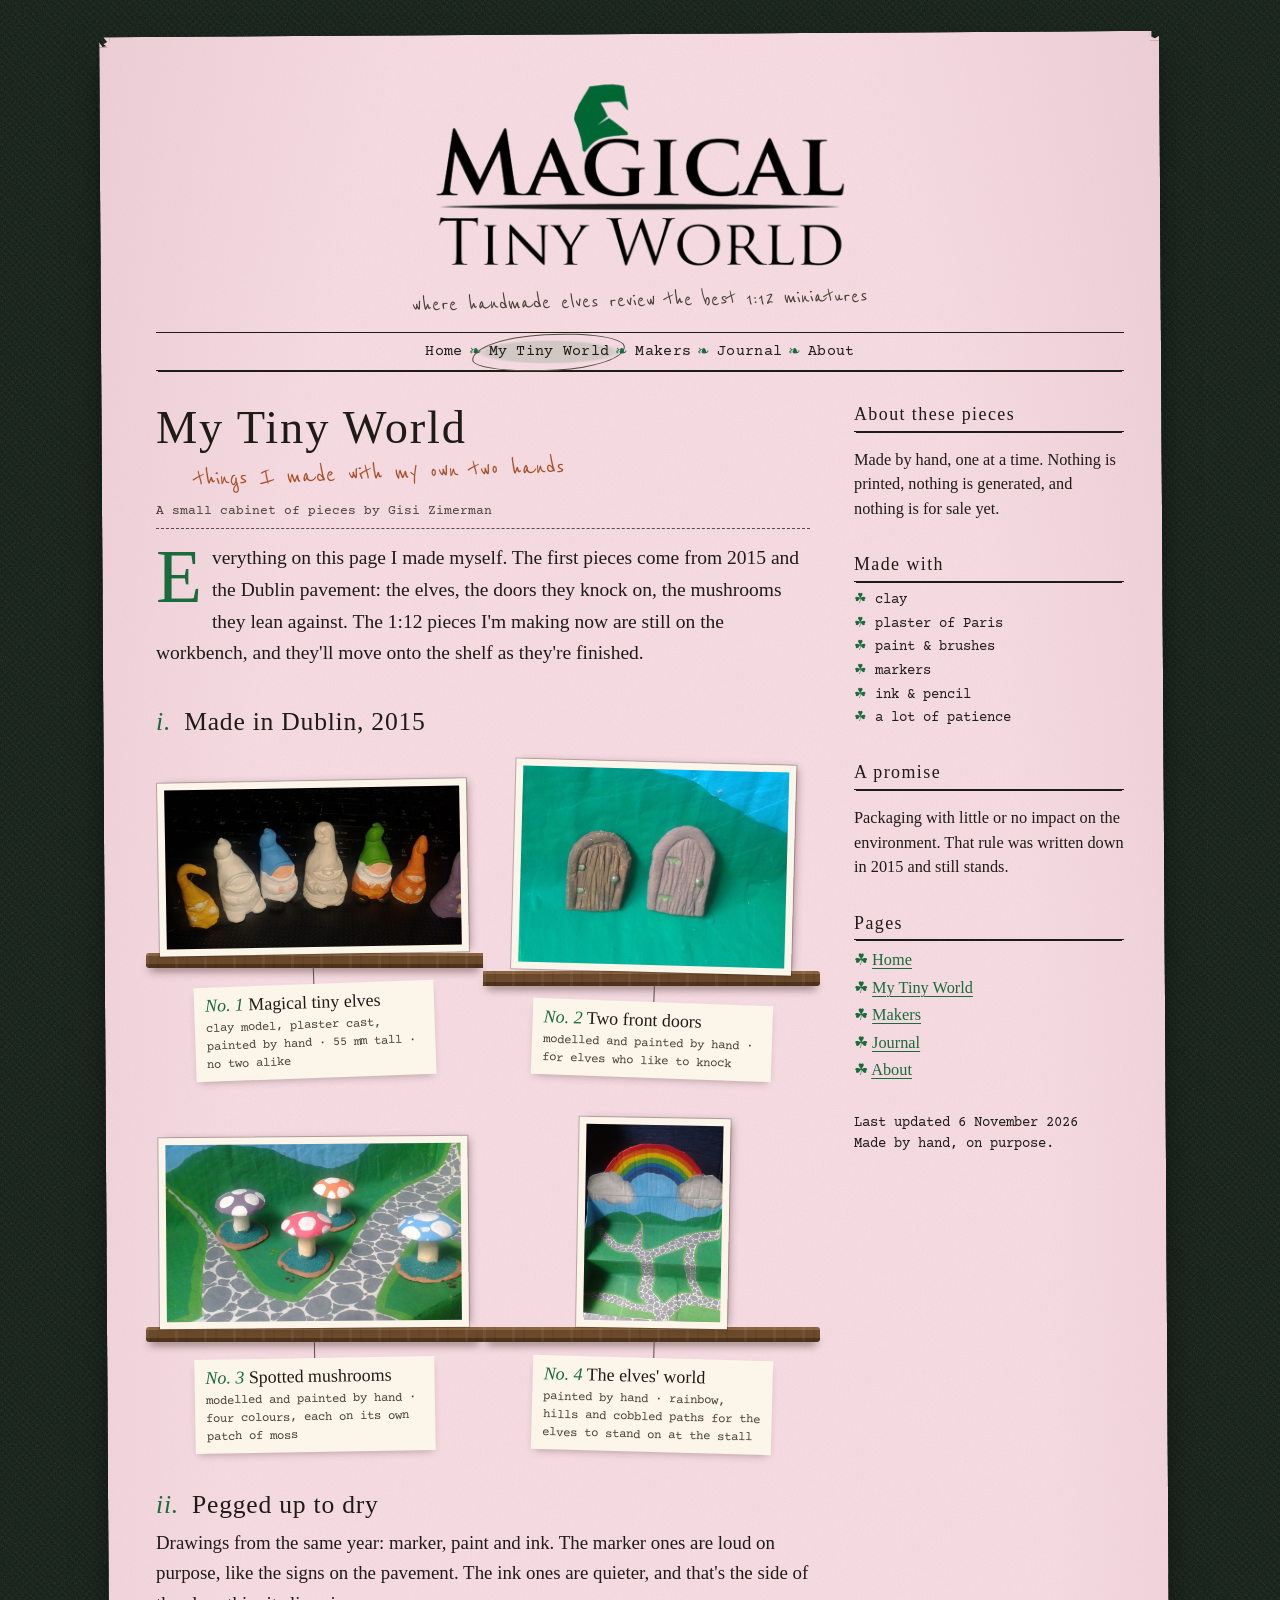
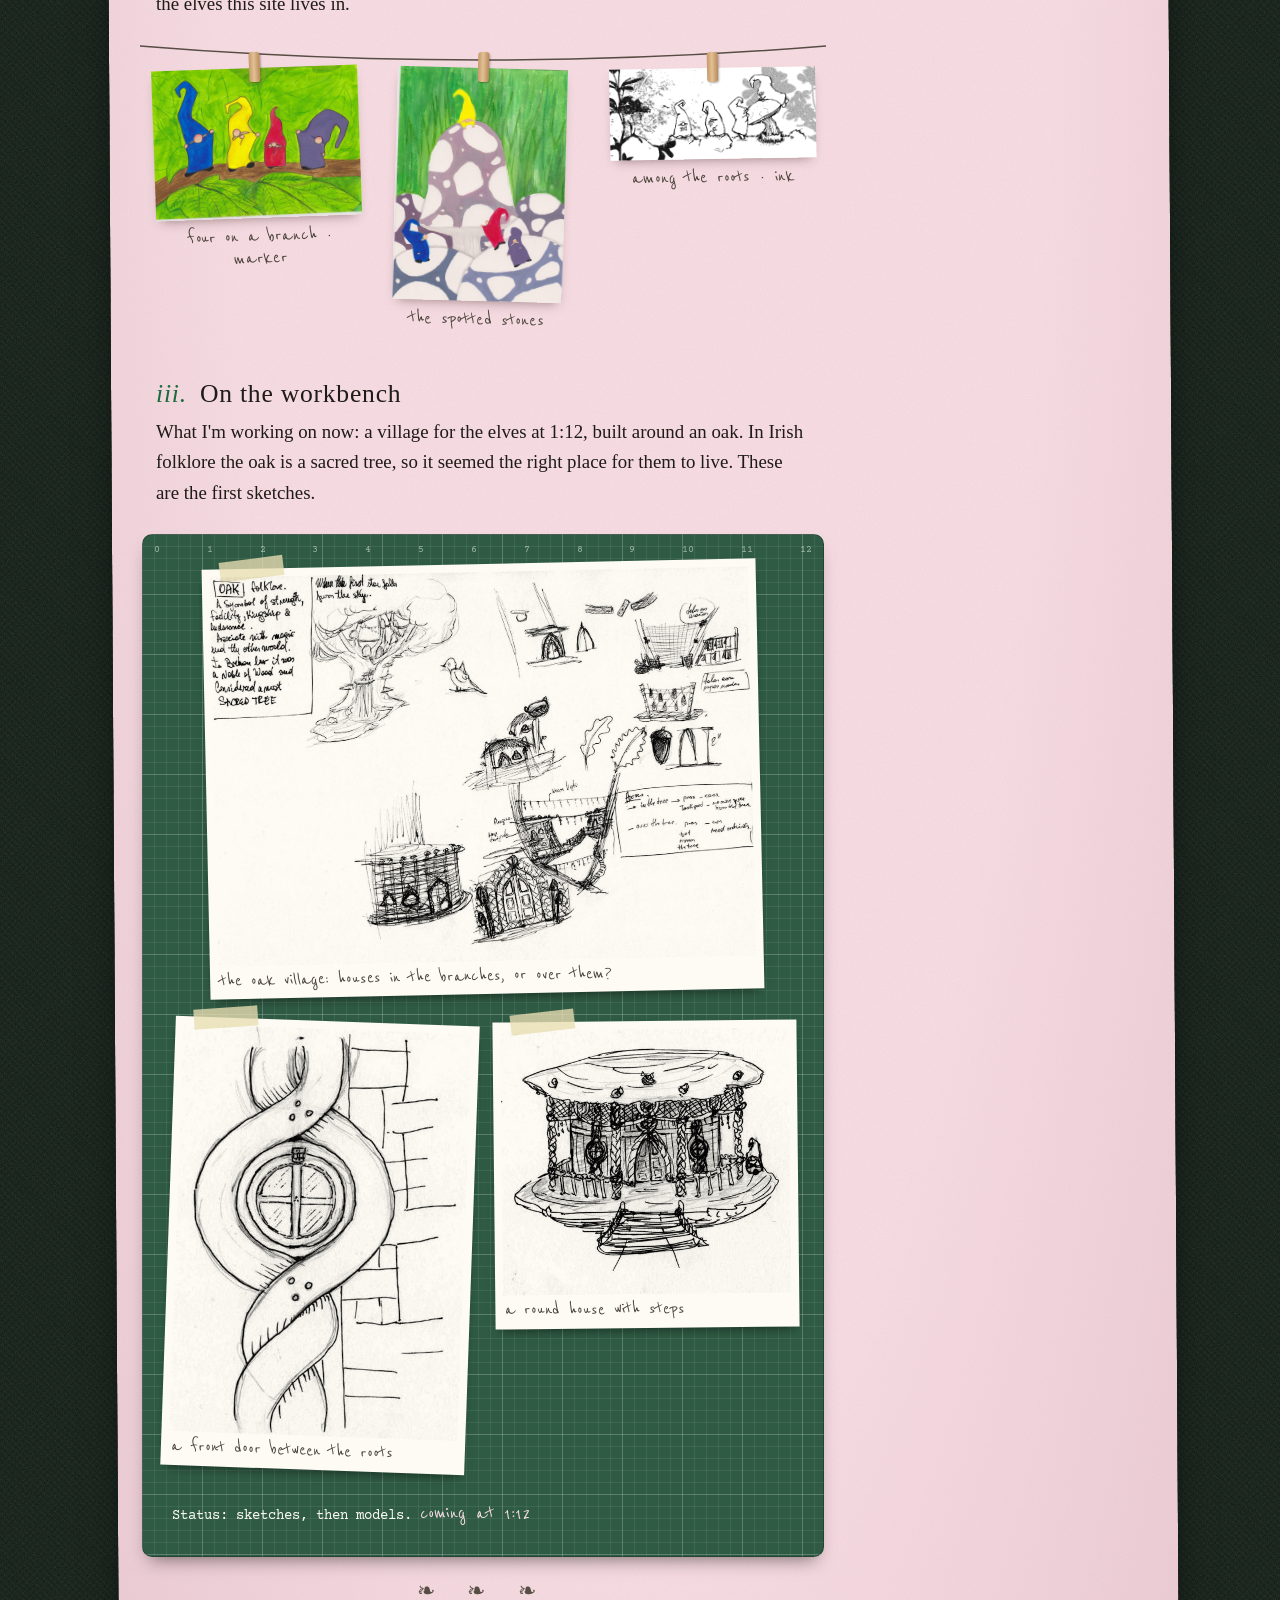
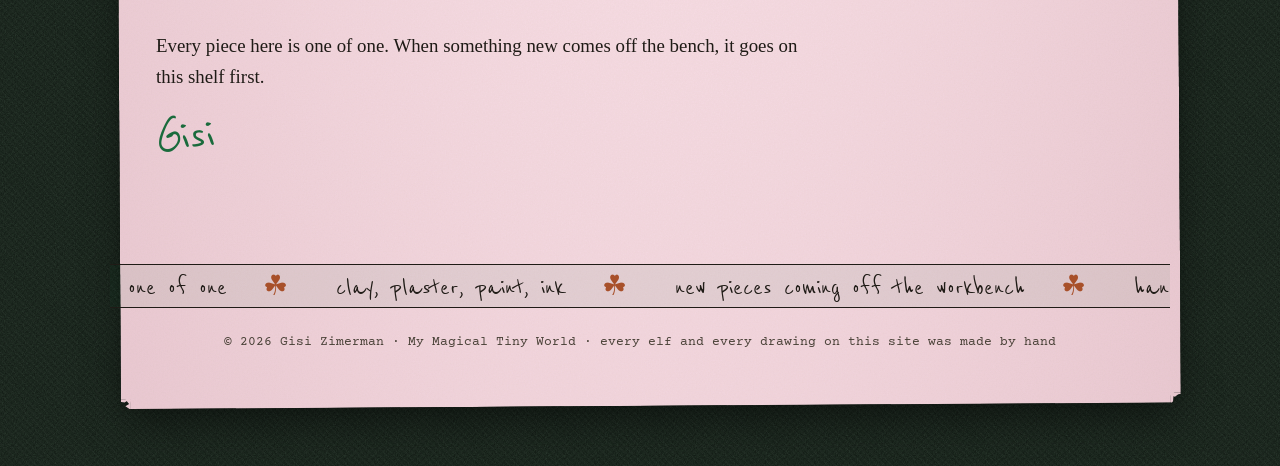
<file: my-tiny-world.html>
<!doctype html>
<html lang="en">
<head>
<meta charset="utf-8">
<meta name="viewport" content="width=device-width, initial-scale=1">
<title>My Tiny World · My Magical Tiny World</title>
<meta name="description" content="Pieces made by hand by Gisi Zimerman: the plaster elves, their doors and mushrooms, drawings, and the 1:12 oak village still on the workbench.">
<link rel="preconnect" href="https://fonts.googleapis.com">
<link rel="preconnect" href="https://fonts.gstatic.com" crossorigin>
<link href="https://fonts.googleapis.com/css2?family=Courier+Prime:ital,wght@0,400;0,700;1,400&family=IM+Fell+English:ital@0;1&family=IM+Fell+English+SC&family=Reenie+Beanie&display=swap" rel="stylesheet">
<link rel="stylesheet" href="css/tiny.css">
<link rel="icon" href="assets/img/favicon.png">
</head>
<body>

<div class="sheet">

  <header class="masthead">
    <a class="logo" href="index.html"><img src="assets/img/logo.png" width="900" height="450" alt="Magical Tiny World"></a>
    <p class="tagline">where handmade elves review the best 1:12 miniatures</p>
    <nav class="nav" aria-label="Main">
      <a href="index.html">Home</a>
      <a href="my-tiny-world.html" aria-current="page">My Tiny World</a>
      <a href="makers.html">Makers</a>
      <a href="journal.html">Journal</a>
      <a href="about.html">About</a>
    </nav>
  </header>

  <div class="columns">

    <main class="story">
      <h1 class="page-title">My Tiny World</h1>
      <span class="aside-hand">things I made with my own two hands</span>
      <p class="dateline">A small cabinet of pieces by Gisi Zimerman</p>

      <p class="lede opening">Everything on this page I made myself. The first pieces come from 2015 and the Dublin pavement: the elves, the doors they knock on, the mushrooms they lean against. The 1:12 pieces I'm making now are still on the workbench, and they'll move onto the shelf as they're finished.</p>

      <h2><span class="num">i.</span> Made in Dublin, 2015</h2>

      <div class="shelf">
        <figure class="exhibit" style="--lean:-1deg; --swing:-2deg">
          <div class="object"><img src="assets/img/piece-elves.jpg" width="900" height="486" alt="A row of elves: some still white from the plaster mould, others painted blue, green, orange, yellow and purple."></div>
          <div class="plank"></div>
          <figcaption class="tag"><b><span class="no">No. 1</span> Magical tiny elves</b>clay model, plaster cast, painted by hand &middot; 55&nbsp;mm tall &middot; no two alike</figcaption>
        </figure>
        <figure class="exhibit" style="--lean:1.5deg; --swing:2deg">
          <div class="object"><img src="assets/img/piece-doors.jpg" width="900" height="662" alt="Two small arched doors with wood-grain texture and tiny handles, on a green painted ground."></div>
          <div class="plank"></div>
          <figcaption class="tag"><b><span class="no">No. 2</span> Two front doors</b>modelled and painted by hand &middot; for elves who like to knock</figcaption>
        </figure>
        <figure class="exhibit" style="--lean:-.5deg; --swing:-1deg">
          <div class="object"><img src="assets/img/piece-mushrooms.jpg" width="900" height="540" alt="Four spotted mushrooms in purple, orange, pink and blue, each on a little mossy base."></div>
          <div class="plank"></div>
          <figcaption class="tag"><b><span class="no">No. 3</span> Spotted mushrooms</b>modelled and painted by hand &middot; four colours, each on its own patch of moss</figcaption>
        </figure>
        <figure class="exhibit" style="--lean:1deg; --swing:1.5deg">
          <div class="object"><img src="assets/img/piece-world-mat.jpg" width="900" height="1284" alt="A painted landscape with a rainbow, clouds, green hills and winding cobblestone paths."></div>
          <div class="plank"></div>
          <figcaption class="tag"><b><span class="no">No. 4</span> The elves' world</b>painted by hand &middot; rainbow, hills and cobbled paths for the elves to stand on at the stall</figcaption>
        </figure>
      </div>

      <h2><span class="num">ii.</span> Pegged up to dry</h2>
      <p>Drawings from the same year: marker, paint and ink. The marker ones are loud on purpose, like the signs on the pavement. The ink ones are quieter, and that's the side of the elves this site lives in.</p>

      <div class="line">
        <svg class="string" viewBox="0 0 100 10" preserveAspectRatio="none" aria-hidden="true"><path d="M0 2 Q50 9 100 2" fill="none" stroke="#574d45" stroke-width=".25" vector-effect="non-scaling-stroke" style="stroke-width:1.5px"/></svg>
        <figure class="pegged" style="--r:-2deg">
          <img src="assets/img/drawing-branch.jpg" width="900" height="656" alt="Marker drawing: four elves in blue, yellow, red and purple hats sitting on a branch above big green leaves.">
          <figcaption>four on a branch &middot; marker</figcaption>
        </figure>
        <figure class="pegged" style="--r:1.5deg; flex-basis:24%">
          <img src="assets/img/drawing-mushroom-stones.jpg" width="700" height="961" alt="Marker and paint drawing: a yellow elf on top of a tall spotted stone, with three more elves among spotted stones below, against tall green grass.">
          <figcaption>the spotted stones</figcaption>
        </figure>
        <figure class="pegged" style="--r:-1deg">
          <img src="assets/img/ink-forest.jpg" width="1800" height="800" alt="Ink drawing of elves standing among roots and leaves, one leaning on a mushroom.">
          <figcaption>among the roots &middot; ink</figcaption>
        </figure>
      </div>

      <h2><span class="num">iii.</span> On the workbench</h2>
      <p>What I'm working on now: a village for the elves at 1:12, built around an oak. In Irish folklore the oak is a sacred tree, so it seemed the right place for them to live. These are the first sketches.</p>

      <div class="bench">
        <div class="ruler-marks" aria-hidden="true"><span>0</span><span>1</span><span>2</span><span>3</span><span>4</span><span>5</span><span>6</span><span>7</span><span>8</span><span>9</span><span>10</span><span>11</span><span>12</span></div>
        <figure style="--r:-1.2deg">
          <img src="assets/img/concept-oak-houses.jpg" width="1545" height="1115" alt="Pen sketches of an oak tree with houses in the branches, a round house on a platform, oak leaves, an acorn and notes.">
          <figcaption>the oak village: houses in the branches, or over them?</figcaption>
        </figure>
        <figure style="--r:2deg">
          <img src="assets/img/spot-root-door.jpg" width="410" height="580" alt="Sketch of a round door between two twisted roots beside a brick wall.">
          <figcaption>a front door between the roots</figcaption>
        </figure>
        <figure style="--r:-.6deg">
          <img src="assets/img/spot-round-house.jpg" width="500" height="460" alt="Ink sketch of a round house with a domed roof, carved posts and a little staircase.">
          <figcaption>a round house with steps</figcaption>
        </figure>
        <p class="bench-note">Status: sketches, then models. <em>coming at 1:12</em></p>
      </div>

      <p class="fleuron" aria-hidden="true">&#10087; &#10087; &#10087;</p>
      <p>Every piece here is one of one. When something new comes off the bench, it goes on this shelf first.</p>
      <p class="signature">Gisi</p>
    </main>

    <aside class="sidebar">
      <section>
        <h3>About these pieces</h3>
        <p>Made by hand, one at a time. Nothing is printed, nothing is generated, and nothing is for sale yet.</p>
      </section>

      <section class="made-with">
        <h3>Made with</h3>
        <ul>
          <li>clay</li>
          <li>plaster of Paris</li>
          <li>paint &amp; brushes</li>
          <li>markers</li>
          <li>ink &amp; pencil</li>
          <li>a lot of patience</li>
        </ul>
      </section>

      <section>
        <h3>A promise</h3>
        <p>Packaging with little or no impact on the environment. That rule was written down in 2015 and still stands.</p>
      </section>

      <section>
        <h3>Pages</h3>
        <ul>
          <li><a href="index.html">Home</a></li>
          <li><a href="my-tiny-world.html">My Tiny World</a></li>
          <li><a href="makers.html">Makers</a></li>
          <li><a href="journal.html">Journal</a></li>
          <li><a href="about.html">About</a></li>
        </ul>
      </section>

      <section class="elsewhere">
        <p>Last updated 6 November 2026<br>Made by hand, on purpose.</p>
      </section>
    </aside>

  </div>

  <div class="marquee" aria-hidden="true">
    <div class="track">
      <span>one of one</span><span class="dot">&#9752;</span>
      <span>clay, plaster, paint, ink</span><span class="dot">&#9752;</span>
      <span>new pieces coming off the workbench</span><span class="dot">&#9752;</span>
      <span>handmade only, always</span><span class="dot">&#9752;</span>
      <span>one of one</span><span class="dot">&#9752;</span>
      <span>clay, plaster, paint, ink</span><span class="dot">&#9752;</span>
      <span>new pieces coming off the workbench</span><span class="dot">&#9752;</span>
      <span>handmade only, always</span><span class="dot">&#9752;</span>
    </div>
  </div>

  <footer class="foot">
    <p>&copy; 2026 Gisi Zimerman &middot; My Magical Tiny World &middot; every elf and every drawing on this site was made by hand</p>
  </footer>

</div>

<script src="js/tiny.js" defer></script>
</body>
</html>
</file>
<file: css/tiny.css>
/* My Magical Tiny World
   One stylesheet for the whole site. Paper, ink, oak and moss.
   Hand-tuned on purpose: nothing here is perfectly straight. */

:root {
  --paper: #f7dce4;          /* soft pink paper */
  --paper-shade: #ecc6d1;
  --paper-edge: #dcaab8;
  --ink: #1f1b16;
  --ink-soft: #4a4238;
  --pencil: #574d45;
  --hat: #1a6b3c;          /* the green of the hat in the logo */
  --moss: #4f6b2e;
  --oak: #6b4a2b;
  --squirrel: #a8502a;     /* red squirrel, used for marks and pins */
  --jay: #3b6aa0;          /* the blue on a jay's wing: links on hover only */
  --cloth: #26362a;        /* book-cloth backdrop */
  --tape: rgba(233, 222, 178, 0.78);

  --serif: "IM Fell English", "Iowan Old Style", Georgia, serif;
  --serif-sc: "IM Fell English SC", "IM Fell English", Georgia, serif;
  --type: "Courier Prime", "Courier New", monospace;
  --hand: "Reenie Beanie", "Bradley Hand", cursive;
}

* { box-sizing: border-box; }

html { -webkit-text-size-adjust: 100%; }

body {
  margin: 0;
  color: var(--ink);
  font-family: var(--serif);
  font-size: 1.18rem;
  line-height: 1.62;
  background-color: var(--cloth);
  /* woven book-cloth: two soft weaves plus grain */
  background-image:
    url("data:image/svg+xml,%3Csvg xmlns='http://www.w3.org/2000/svg' width='220' height='220'%3E%3Cfilter id='n'%3E%3CfeTurbulence type='fractalNoise' baseFrequency='.9' numOctaves='2' stitchTiles='stitch'/%3E%3CfeColorMatrix values='0 0 0 0 0 0 0 0 0 0 0 0 0 0 0 0 0 0 .55 0'/%3E%3C/filter%3E%3Crect width='100%25' height='100%25' filter='url(%23n)'/%3E%3C/svg%3E"),
    repeating-linear-gradient(45deg, rgba(255,255,255,.025) 0 2px, transparent 2px 5px),
    repeating-linear-gradient(-45deg, rgba(0,0,0,.08) 0 2px, transparent 2px 5px);
  padding: 34px 16px 60px;
}

img { max-width: 100%; height: auto; display: block; }

a { color: var(--hat); text-decoration-thickness: 1px; text-underline-offset: 3px; }
a:hover { color: var(--jay); text-decoration-style: wavy; }

/* ---------- the page: one sheet of paper with a deckled edge ---------- */

.sheet {
  position: relative;
  max-width: 1060px;
  margin: 0 auto;
  padding: 26px 46px 40px;
}
.sheet::before {
  content: "";
  position: absolute;
  inset: 0;
  z-index: -1;
  background-color: var(--paper);
  background-image:
    url("data:image/svg+xml,%3Csvg xmlns='http://www.w3.org/2000/svg' width='300' height='300'%3E%3Cfilter id='p'%3E%3CfeTurbulence type='fractalNoise' baseFrequency='.65' numOctaves='3' stitchTiles='stitch'/%3E%3CfeColorMatrix values='0 0 0 0 .42 0 0 0 0 .33 0 0 0 0 .2 0 0 0 .08 0'/%3E%3C/filter%3E%3Crect width='100%25' height='100%25' filter='url(%23p)'/%3E%3C/svg%3E"),
    radial-gradient(ellipse at 50% 40%, transparent 55%, rgba(150, 80, 100, .14) 100%);
  -webkit-mask:
    linear-gradient(#000 0 0) center / calc(100% - 20px) calc(100% - 20px) no-repeat,
    linear-gradient(#000 0 0) center / calc(100% - 20px) 100% no-repeat,
    linear-gradient(#000 0 0) center / 100% calc(100% - 20px) no-repeat,
    url("data:image/svg+xml,%3Csvg xmlns='http://www.w3.org/2000/svg' width='10' height='137'%3E%3Cpath d='M10.0 0.0 L8.5 0.0 L7.6 4.2 L5.9 8.6 L9.9 10.9 L8.3 16.2 L3.5 19.1 L4.6 23.0 L5.8 26.9 L5.9 29.5 L6.6 35.0 L5.6 40.0 L5.1 42.2 L8.0 46.6 L4.4 48.7 L5.3 52.6 L5.4 58.1 L7.4 63.8 L7.1 69.0 L4.3 74.7 L9.1 77.1 L3.7 80.0 L5.9 83.8 L6.7 87.0 L7.7 90.5 L6.2 94.8 L5.6 100.5 L4.4 106.2 L5.6 112.1 L4.4 114.8 L4.1 120.6 L5.4 124.9 L4.6 127.8 L8.1 132.1 L4.4 134.3 L8.5 137.0 L10.0 137.0Z'/%3E%3C/svg%3E") left 10px / 10px 137px repeat-y,
    url("data:image/svg+xml,%3Csvg xmlns='http://www.w3.org/2000/svg' width='10' height='137'%3E%3Cpath d='M0.0 0.0 L0.6 0.0 L2.7 5.2 L1.9 7.8 L5.7 12.9 L4.0 15.1 L4.7 17.2 L5.7 20.6 L3.3 26.5 L2.0 32.5 L3.9 34.8 L1.3 36.9 L4.0 40.5 L0.3 43.2 L2.0 48.6 L5.8 54.5 L3.0 58.0 L4.2 62.1 L3.6 66.4 L6.1 70.9 L2.8 75.0 L1.5 79.8 L6.4 83.0 L3.6 87.1 L2.7 89.2 L0.1 93.5 L4.1 98.0 L4.1 100.2 L4.4 104.1 L4.6 107.5 L0.1 112.4 L4.4 114.7 L1.6 120.5 L3.9 124.3 L2.4 127.6 L2.4 130.9 L2.0 135.3 L0.6 137.0 L0.0 137.0Z'/%3E%3C/svg%3E") right 10px / 10px 137px repeat-y,
    url("data:image/svg+xml,%3Csvg xmlns='http://www.w3.org/2000/svg' width='137' height='10'%3E%3Cpath d='M0.0 10.0 L0.0 5.0 L2.1 6.3 L7.0 8.0 L9.9 4.8 L12.9 8.8 L16.6 5.5 L19.0 7.9 L22.4 4.6 L26.1 4.4 L28.8 7.8 L33.4 4.2 L37.2 8.5 L39.7 6.6 L42.5 4.8 L47.8 8.8 L50.9 4.8 L55.5 4.8 L58.9 9.2 L62.0 4.8 L65.1 7.7 L68.8 7.3 L72.4 4.0 L75.1 10.0 L80.8 4.3 L86.8 7.2 L92.6 4.0 L95.5 5.2 L100.8 5.7 L104.9 8.1 L108.3 8.5 L110.5 6.2 L113.7 4.7 L115.9 4.1 L120.6 4.0 L126.2 4.2 L130.5 9.9 L135.5 8.9 L137.0 5.0 L137.0 10.0Z'/%3E%3C/svg%3E") 10px top / 137px 10px repeat-x,
    url("data:image/svg+xml,%3Csvg xmlns='http://www.w3.org/2000/svg' width='137' height='10'%3E%3Cpath d='M0.0 0.0 L0.0 4.3 L4.1 2.7 L9.9 4.0 L13.2 1.6 L18.7 3.1 L23.8 2.3 L26.6 3.5 L31.9 1.1 L37.0 6.0 L42.2 5.4 L44.3 4.1 L49.7 0.3 L52.8 1.7 L56.9 2.7 L60.8 5.0 L62.8 0.4 L65.3 0.8 L67.6 6.3 L73.0 0.6 L77.0 2.1 L80.3 2.3 L84.9 3.8 L88.3 1.2 L91.6 0.8 L95.9 4.7 L99.4 0.5 L102.1 2.4 L106.5 5.1 L110.0 5.2 L114.5 2.8 L118.0 3.2 L122.8 2.7 L127.6 3.0 L130.6 3.5 L135.4 0.5 L137.0 4.3 L137.0 0.0Z'/%3E%3C/svg%3E") 10px bottom / 137px 10px repeat-x;
  mask:
    linear-gradient(#000 0 0) center / calc(100% - 20px) calc(100% - 20px) no-repeat,
    linear-gradient(#000 0 0) center / calc(100% - 20px) 100% no-repeat,
    linear-gradient(#000 0 0) center / 100% calc(100% - 20px) no-repeat,
    url("data:image/svg+xml,%3Csvg xmlns='http://www.w3.org/2000/svg' width='10' height='137'%3E%3Cpath d='M10.0 0.0 L8.5 0.0 L7.6 4.2 L5.9 8.6 L9.9 10.9 L8.3 16.2 L3.5 19.1 L4.6 23.0 L5.8 26.9 L5.9 29.5 L6.6 35.0 L5.6 40.0 L5.1 42.2 L8.0 46.6 L4.4 48.7 L5.3 52.6 L5.4 58.1 L7.4 63.8 L7.1 69.0 L4.3 74.7 L9.1 77.1 L3.7 80.0 L5.9 83.8 L6.7 87.0 L7.7 90.5 L6.2 94.8 L5.6 100.5 L4.4 106.2 L5.6 112.1 L4.4 114.8 L4.1 120.6 L5.4 124.9 L4.6 127.8 L8.1 132.1 L4.4 134.3 L8.5 137.0 L10.0 137.0Z'/%3E%3C/svg%3E") left 10px / 10px 137px repeat-y,
    url("data:image/svg+xml,%3Csvg xmlns='http://www.w3.org/2000/svg' width='10' height='137'%3E%3Cpath d='M0.0 0.0 L0.6 0.0 L2.7 5.2 L1.9 7.8 L5.7 12.9 L4.0 15.1 L4.7 17.2 L5.7 20.6 L3.3 26.5 L2.0 32.5 L3.9 34.8 L1.3 36.9 L4.0 40.5 L0.3 43.2 L2.0 48.6 L5.8 54.5 L3.0 58.0 L4.2 62.1 L3.6 66.4 L6.1 70.9 L2.8 75.0 L1.5 79.8 L6.4 83.0 L3.6 87.1 L2.7 89.2 L0.1 93.5 L4.1 98.0 L4.1 100.2 L4.4 104.1 L4.6 107.5 L0.1 112.4 L4.4 114.7 L1.6 120.5 L3.9 124.3 L2.4 127.6 L2.4 130.9 L2.0 135.3 L0.6 137.0 L0.0 137.0Z'/%3E%3C/svg%3E") right 10px / 10px 137px repeat-y,
    url("data:image/svg+xml,%3Csvg xmlns='http://www.w3.org/2000/svg' width='137' height='10'%3E%3Cpath d='M0.0 10.0 L0.0 5.0 L2.1 6.3 L7.0 8.0 L9.9 4.8 L12.9 8.8 L16.6 5.5 L19.0 7.9 L22.4 4.6 L26.1 4.4 L28.8 7.8 L33.4 4.2 L37.2 8.5 L39.7 6.6 L42.5 4.8 L47.8 8.8 L50.9 4.8 L55.5 4.8 L58.9 9.2 L62.0 4.8 L65.1 7.7 L68.8 7.3 L72.4 4.0 L75.1 10.0 L80.8 4.3 L86.8 7.2 L92.6 4.0 L95.5 5.2 L100.8 5.7 L104.9 8.1 L108.3 8.5 L110.5 6.2 L113.7 4.7 L115.9 4.1 L120.6 4.0 L126.2 4.2 L130.5 9.9 L135.5 8.9 L137.0 5.0 L137.0 10.0Z'/%3E%3C/svg%3E") 10px top / 137px 10px repeat-x,
    url("data:image/svg+xml,%3Csvg xmlns='http://www.w3.org/2000/svg' width='137' height='10'%3E%3Cpath d='M0.0 0.0 L0.0 4.3 L4.1 2.7 L9.9 4.0 L13.2 1.6 L18.7 3.1 L23.8 2.3 L26.6 3.5 L31.9 1.1 L37.0 6.0 L42.2 5.4 L44.3 4.1 L49.7 0.3 L52.8 1.7 L56.9 2.7 L60.8 5.0 L62.8 0.4 L65.3 0.8 L67.6 6.3 L73.0 0.6 L77.0 2.1 L80.3 2.3 L84.9 3.8 L88.3 1.2 L91.6 0.8 L95.9 4.7 L99.4 0.5 L102.1 2.4 L106.5 5.1 L110.0 5.2 L114.5 2.8 L118.0 3.2 L122.8 2.7 L127.6 3.0 L130.6 3.5 L135.4 0.5 L137.0 4.3 L137.0 0.0Z'/%3E%3C/svg%3E") 10px bottom / 137px 10px repeat-x;
  transform: rotate(-0.35deg); /* the paper sits a little crooked; the text doesn't */
}
.sheet::after { /* the shadow under the paper, kept separate so the torn mask doesn't cut it off */
  content: "";
  position: absolute;
  inset: 8px 6px;
  z-index: -2;
  box-shadow: 0 18px 40px rgba(0,0,0,.5), 0 3px 10px rgba(0,0,0,.35);
  transform: rotate(-0.35deg);
}

/* ---------- masthead ---------- */

.masthead {
  text-align: center;
  padding-top: 8px;
}
.masthead .logo {
  display: inline-block;
  width: min(430px, 82%);
}
.masthead .logo img { width: 100%; }
.tagline {
  font-family: var(--hand);
  font-size: 1.55rem;
  line-height: 1.1;
  color: var(--ink-soft);
  margin: -6px 0 0;
  transform: rotate(-1.2deg);
}

/* nav: typewritten, struck on the paper */
.nav {
  font-family: var(--type);
  font-size: .92rem;
  letter-spacing: .02em;
  margin: 18px auto 0;
  padding: 7px 0 6px;
  border-top: 1px solid var(--ink);
  border-bottom: 1px solid var(--ink);
  box-shadow: 0 3px 0 -2px var(--ink);
  display: flex;
  flex-wrap: wrap;
  justify-content: center;
  gap: 2px 0;
}
.nav a {
  color: var(--ink);
  text-decoration: none;
  padding: 0 13px;
  position: relative;
}
.nav a + a::before {
  content: "\2767"; /* rotated floral heart */
  position: absolute;
  left: -7px;
  color: var(--hat);
  font-family: var(--serif);
}
.nav a:hover { color: var(--hat); text-decoration: underline wavy var(--squirrel); }
.nav a[aria-current="page"] {
  background: radial-gradient(ellipse at center, rgba(26,107,60,.16) 0 60%, transparent 72%);
}
.nav a[aria-current="page"]::after {
  /* a pencil circle around where you are */
  content: "";
  position: absolute;
  inset: -6px -2px -7px -4px;
  border: 1.5px solid var(--pencil);
  border-radius: 48% 52% 45% 55% / 60% 45% 55% 40%;
  transform: rotate(-3deg);
  pointer-events: none;
}

/* ---------- banner: ink drawing on a torn strip ---------- */

.banner {
  margin: 26px -18px 0;
  position: relative;
}
.banner img {
  width: 100%;
  mix-blend-mode: multiply;
  clip-path: polygon(0 0, 100% 0, 100.0% 97.7%, 98.5% 95.4%, 97.1% 96.2%, 95.0% 99.6%, 92.7% 99.7%, 90.5% 99.5%, 89.1% 97.0%, 86.0% 99.1%, 84.3% 95.6%, 80.9% 96.0%, 78.8% 93.2%, 77.5% 94.0%, 75.6% 99.0%, 74.1% 97.8%, 71.0% 98.7%, 68.5% 95.5%, 66.4% 96.2%, 65.1% 99.6%, 63.4% 95.2%, 61.2% 97.8%, 58.7% 96.8%, 56.8% 94.4%, 54.0% 98.3%, 51.5% 96.3%, 48.3% 94.9%, 46.4% 93.1%, 44.9% 97.1%, 42.0% 98.9%, 39.7% 99.7%, 36.9% 94.6%, 34.4% 93.9%, 32.5% 95.1%, 29.9% 95.9%, 27.7% 94.1%, 24.3% 96.7%, 21.6% 99.6%, 18.8% 95.5%, 15.3% 94.2%, 13.4% 97.3%, 10.7% 99.8%, 8.4% 98.8%, 7.0% 99.6%, 4.0% 99.1%, 2.2% 97.3%, 0 96%);
}
.banner .note {
  position: absolute;
  right: 4%;
  bottom: 9%;
  font-family: var(--hand);
  font-size: 1.5rem;
  line-height: 1;
  color: var(--ink-soft);
  transform: rotate(-4deg);
  background: rgba(247, 220, 228, .85);
  padding: 2px 8px;
}

/* ---------- two columns, like a blog from 2004 ---------- */

.columns {
  display: grid;
  grid-template-columns: minmax(0, 1fr) 270px;
  gap: 0 44px;
  margin-top: 30px;
}

.story { min-width: 0; }

.page-title {
  font-family: var(--serif-sc);
  font-weight: 400;
  font-size: 2.9rem;
  line-height: 1;
  letter-spacing: .04em;
  margin: 4px 0 0;
}
.page-title + .aside-hand {
  display: block;
  font-family: var(--hand);
  font-size: 1.75rem;
  line-height: 1;
  color: var(--squirrel);
  margin: 4px 0 18px 40px;
  transform: rotate(-2deg);
}
.dateline {
  font-family: var(--type);
  font-size: .82rem;
  color: var(--ink-soft);
  border-bottom: 1px dashed var(--pencil);
  padding-bottom: 6px;
  margin: 0 0 22px;
}

.story h2 {
  font-family: var(--serif-sc);
  font-weight: 400;
  font-size: 1.6rem;
  letter-spacing: .03em;
  line-height: 1.15;
  margin: 38px 0 8px;
  clear: none;
}
.story h2 .num {
  font-family: var(--serif);
  font-style: italic;
  color: var(--hat);
  margin-right: 6px;
}

.story p { margin: 0 0 1em; hanging-punctuation: first; }

.story p.opening::first-letter {
  float: left;
  font-family: var(--serif);
  font-size: 4.7rem;
  line-height: .78;
  padding: 6px 10px 0 0;
  color: var(--hat);
}

.fleuron {
  text-align: center;
  font-size: 1.4rem;
  color: var(--pencil);
  letter-spacing: .6em;
  margin: 30px 0 4px;
  clear: both;
}

/* ---------- photos: snapshots taped to the page ---------- */

.snap {
  position: relative;
  background: #fbf8f0;
  padding: 9px 9px 0;
  box-shadow: 0 1px 1px rgba(0,0,0,.15), 0 8px 16px -6px rgba(60,40,10,.45);
  margin: 6px 0 18px;
  z-index: 2;
  transform: translate(var(--dx, 0px), var(--dy, 0px)) rotate(var(--r, 0deg));
}
@media (pointer: fine) {
  .snap { cursor: grab; user-select: none; }
  .snap.dragging { cursor: grabbing; z-index: 9; box-shadow: 0 2px 3px rgba(0,0,0,.2), 0 20px 30px -8px rgba(60,40,10,.55); }
}
.snap img { pointer-events: none; filter: sepia(.12) saturate(.92) contrast(.97); }
.snap figcaption {
  font-family: var(--hand);
  font-size: 1.35rem;
  line-height: 1.05;
  color: var(--ink-soft);
  padding: 6px 2px 9px;
  text-align: center;
}
.snap::before { /* tape */
  content: "";
  position: absolute;
  top: -12px;
  left: 50%;
  width: 92px;
  height: 26px;
  margin-left: -46px;
  background: var(--tape);
  box-shadow: 0 1px 2px rgba(0,0,0,.12);
  transform: rotate(-4deg);
  clip-path: polygon(3% 0, 97% 4%, 100% 30%, 96% 55%, 99% 100%, 2% 96%, 0 70%, 4% 40%);
}
.snap.right { float: right; width: 42%; margin: 8px -34px 22px 26px; --r: 2.4deg; }
.snap.left  { float: left;  width: 40%; margin: 8px 28px 22px -30px; --r: -2.1deg; }
.snap.left::before { left: 30%; transform: rotate(5deg); }
.snap.small { width: 33%; }
.snap.pin::before { /* a pin instead of tape */
  width: 14px; height: 14px; top: -5px; margin-left: -7px; border-radius: 50%;
  background: radial-gradient(circle at 35% 35%, #e98b5c, var(--squirrel) 55%, #5a2410);
  clip-path: none; box-shadow: 1px 2px 2px rgba(0,0,0,.35); transform: none;
}

/* a pair of snapshots overlapping */
.pile { position: relative; clear: both; height: 330px; margin: 26px 0 10px; }
.pile .snap { position: absolute; width: 46%; }
.pile .snap:nth-child(1) { left: 0; top: 10px; --r: -3.5deg; }
.pile .snap:nth-child(2) { left: 30%; top: 40px; --r: 2deg; z-index: 3; }
.pile .snap:nth-child(3) { right: -40px; top: 0; --r: 5deg; width: 33%; }

/* ---------- pencil drawings sit straight on the paper ---------- */

.drawing { margin: 10px 0 18px; }
.drawing img { mix-blend-mode: multiply; filter: contrast(1.05); }
.drawing figcaption {
  font-family: var(--hand);
  font-size: 1.35rem;
  line-height: 1.05;
  color: var(--pencil);
  margin-top: 2px;
}
.drawing.float-left { float: left; width: 31%; margin: 4px 26px 8px -10px; }
.drawing.wide { margin: 14px -20px 10px; }
.drawing.wide figcaption { text-align: right; padding-right: 30px; transform: rotate(-1deg); }

/* ---------- the three-elf flag ---------- */

.flag {
  clear: both;
  display: flex;
  justify-content: center;
  align-items: flex-end;
  gap: 4px;
  margin: 20px 0 4px;
}
.flag svg { width: 64px; height: 92px; overflow: visible; }
.flag + p.hand-note {
  text-align: center;
  font-family: var(--hand);
  font-size: 1.45rem;
  color: var(--ink-soft);
  margin: 0 0 20px;
}

/* ---------- typed note: an index card pinned in ---------- */

.card {
  clear: both;
  position: relative;
  font-family: var(--type);
  font-size: .95rem;
  line-height: 1.55;
  background:
    linear-gradient(transparent 0 30px, rgba(180, 60, 50, .45) 30px 31px, transparent 31px),
    repeating-linear-gradient(transparent 0 23px, rgba(70, 110, 160, .22) 23px 24px),
    #fdfbf4;
  background-position: 0 0, 0 8px;
  padding: 38px 26px 18px;
  margin: 34px 30px 30px 10px;
  box-shadow: 0 6px 14px -6px rgba(60,40,10,.5);
  transform: rotate(-1deg);
}
.card .card-head {
  position: absolute;
  top: 5px; left: 26px;
  text-transform: uppercase;
  letter-spacing: .12em;
  font-size: .78rem;
}
.card p { margin: 0 0 .8em; }
.card p:last-child { margin-bottom: 0; }
.card .stamp {
  position: absolute;
  right: -14px; top: -16px;
  font-family: var(--serif-sc);
  color: var(--hat);
  border: 2px solid var(--hat);
  border-radius: 50%;
  width: 82px; height: 82px;
  display: grid; place-items: center;
  text-align: center;
  font-size: .78rem;
  line-height: 1.05;
  transform: rotate(14deg);
  opacity: .82;
  background: rgba(253,251,244,.4);
}

/* ---------- pull quote: the street sign ---------- */

.sign-quote {
  clear: both;
  margin: 30px 0;
  padding: 0 34px;
  text-align: center;
  font-family: var(--hand);
  font-size: 2.15rem;
  line-height: 1.05;
  color: var(--ink);
}
.sign-quote cite {
  display: block;
  font-family: var(--type);
  font-style: normal;
  font-size: .82rem;
  color: var(--ink-soft);
  margin-top: 10px;
}

.signature {
  font-family: var(--hand);
  font-size: 3.4rem;
  line-height: 1;
  color: var(--hat);
  margin: 6px 0 0;
  transform: rotate(-3deg);
  transform-origin: left;
}

/* ---------- sidebar ---------- */

.sidebar { font-size: 1.02rem; line-height: 1.5; }
.sidebar section {
  margin-bottom: 30px;
}
.sidebar h3 {
  font-family: var(--serif-sc);
  font-weight: 400;
  font-size: 1.12rem;
  letter-spacing: .08em;
  margin: 0 0 8px;
  padding-bottom: 3px;
  border-bottom: 1px solid var(--ink);
  box-shadow: 0 3px 0 -2px var(--ink);
}
.sidebar ul { list-style: none; padding: 0; margin: 0; }
.sidebar li { padding-left: 1.1em; text-indent: -1.1em; margin-bottom: 3px; }
.sidebar li::before { content: "\2618\00a0"; color: var(--hat); } /* shamrock */

.facts dl { margin: 0; font-family: var(--type); font-size: .86rem; }
.facts dt { color: var(--ink-soft); text-transform: uppercase; letter-spacing: .08em; font-size: .72rem; margin-top: 8px; }
.facts dd { margin: 0; }

.actual-size {
  display: flex;
  align-items: flex-end;
  gap: 10px;
  margin: 6px 0 4px;
}
.actual-size img {
  height: 55mm; /* a real elf is 55 mm tall: on a well-behaved screen, this is life size */
  width: auto;
  mix-blend-mode: multiply;
}
.actual-size .ruler {
  height: 55mm;
  width: 18px;
  border-left: 1.5px solid var(--ink);
  background: repeating-linear-gradient(to top, var(--ink) 0 1px, transparent 1px 5mm) left / 8px 100% no-repeat,
              repeating-linear-gradient(to top, var(--ink) 0 1.5px, transparent 1.5px 10mm) left / 14px 100% no-repeat;
}
.actual-size + .hand {
  font-family: var(--hand);
  font-size: 1.3rem;
  line-height: 1.05;
  color: var(--pencil);
  transform: rotate(-2deg);
}

.badge {
  margin: 0 auto;
  width: 78%;
  transform: rotate(3deg);
}

.sidebar .elsewhere { font-family: var(--type); font-size: .88rem; }

/* ---------- marquee: the old sign, scrolling ---------- */

.marquee {
  margin: 44px -46px 0;
  border-top: 1px solid var(--ink);
  border-bottom: 1px solid var(--ink);
  overflow: hidden;
  white-space: nowrap;
  font-family: var(--hand);
  font-size: 1.75rem;
  line-height: 1;
  padding: 9px 0 5px;
  background: rgba(26, 107, 60, .07);
}
.marquee .track { display: inline-block; animation: drift 60s linear infinite; }
.marquee span { margin: 0 18px; }
.marquee .dot { color: var(--squirrel); }
@keyframes drift { to { transform: translateX(-50%); } }

/* ---------- footer ---------- */

.foot {
  text-align: center;
  font-family: var(--type);
  font-size: .8rem;
  color: var(--ink-soft);
  margin-top: 24px;
}
.foot .tiny-elf { display: inline-block; width: 16px; vertical-align: -4px; }

/* ---------- small screens ---------- */

@media (max-width: 860px) {
  .columns { grid-template-columns: 1fr; }
  .sidebar { margin-top: 20px; border-top: 1px dashed var(--pencil); padding-top: 24px; }
  .snap.right { margin-right: -14px; }
}

@media (max-width: 600px) {
  html { overflow-x: clip; } /* tilted cards may poke a pixel past the edge */
  body { padding: 14px 8px 40px; font-size: 1.08rem; }
  .sheet { padding: 18px 18px 30px; }
  .banner { margin: 18px -8px 0; }
  .banner .note { font-size: 1.15rem; }
  .page-title { font-size: 2.3rem; }
  .snap.right, .snap.left, .snap.small { float: none; width: 86%; margin: 18px auto 22px; }
  .pile { height: auto; }
  .pile .snap { position: relative; width: 86%; left: auto !important; right: auto !important; top: auto !important; margin: 18px auto; }
  .drawing.float-left { float: none; width: 70%; margin: 10px auto; }
  .drawing.wide { margin: 10px -6px; }
  .card { margin: 30px 4px; }
  .card .stamp { right: -6px; width: 70px; height: 70px; font-size: .68rem; }
  .sign-quote { font-size: 1.8rem; padding: 0 6px; }
  .marquee { margin: 34px -18px 0; }
}

/* =========================================================
   HOME
   ========================================================= */

.intro {
  text-align: center;
  font-family: var(--serif);
  font-style: italic;
  font-size: 1.65rem;
  line-height: 1.3;
  max-width: 34em;
  margin: 30px auto 6px;
}
.intro + .intro-sub {
  text-align: center;
  font-family: var(--type);
  font-size: .85rem;
  color: var(--ink-soft);
  margin: 0 0 8px;
}

/* the big snapshot, with a pencilled note and an arrow */
.hero {
  position: relative;
  margin: 34px auto 10px;
}
.hero .snap {
  width: 74%;
  margin: 0 auto;
  --r: -1.4deg;
  padding: 12px 12px 0;
}
.hero .snap::before { width: 120px; margin-left: -60px; top: -14px; }
.hero .snap figcaption { font-size: 1.6rem; padding: 8px 2px 12px; }
.hero .scribble {
  position: absolute;
  right: -4px;
  top: 26%;
  width: 118px;
  z-index: 4;
  font-family: var(--hand);
  font-size: 1.6rem;
  line-height: 1;
  color: var(--squirrel);
  transform: rotate(6deg);
}
.hero .scribble svg { display: block; width: 74px; height: 60px; margin: 4px 0 0 -14px; overflow: visible; }

/* blog-style section headings on the home page */
.story h2.label, .label {
  font-family: var(--type);
  font-size: .78rem;
  letter-spacing: .16em;
  text-transform: uppercase;
  color: var(--ink-soft);
  margin: 36px 0 12px;
  display: flex;
  align-items: center;
  gap: 12px;
}
.label::after { content: ""; flex: 1; border-top: 1px dashed var(--pencil); }

/* maker of the month: a paper tag tied on with string */
.maker-card {
  position: relative;
  display: grid;
  grid-template-columns: 200px minmax(0, 1fr);
  gap: 22px;
  background: #fbf5ea;
  padding: 24px 26px 22px 24px;
  margin: 8px 6px 10px 0;
  box-shadow: 0 1px 1px rgba(0,0,0,.12), 0 10px 18px -8px rgba(80,40,50,.45);
  transform: rotate(.8deg);
  clip-path: polygon(0 0, calc(100% - 26px) 0, 100% 26px, 100% 100%, 0 100%);
}
.maker-card::after { /* the punched hole for the string */
  content: "";
  position: absolute;
  right: 11px; top: 11px;
  width: 9px; height: 9px;
  border-radius: 50%;
  background: var(--paper);
  box-shadow: inset 0 1px 2px rgba(0,0,0,.4);
}
.maker-card .frame {
  border: 1.5px solid var(--ink);
  outline: 1px solid var(--ink);
  outline-offset: 3px;
  padding: 8px;
  align-self: start;
  margin: 4px;
}
.maker-card .frame img { mix-blend-mode: multiply; }
.maker-card .frame p {
  font-family: var(--hand);
  font-size: 1.15rem;
  line-height: 1;
  color: var(--pencil);
  text-align: center;
  margin: 4px 0 0;
}
.maker-card h3 {
  font-family: var(--serif-sc);
  font-weight: 400;
  font-size: 1.9rem;
  line-height: 1;
  letter-spacing: .03em;
  margin: 0;
}
.maker-card .where {
  font-family: var(--type);
  font-size: .82rem;
  color: var(--ink-soft);
  margin: 6px 0 12px;
}
.maker-card p { margin: 0 0 .8em; }
.maker-card .elf-says {
  font-family: var(--hand);
  font-size: 1.45rem;
  line-height: 1.05;
  color: var(--hat);
  transform: rotate(-1.5deg);
}
.maker-card .go {
  font-family: var(--type);
  font-size: .9rem;
}

/* latest journal entry, like a blog post from 2004 */
.post { margin-top: 6px; }
.post .post-date {
  font-family: var(--type);
  font-size: .8rem;
  color: var(--ink-soft);
}
.post h3 {
  font-family: var(--serif);
  font-weight: 400;
  font-size: 1.8rem;
  line-height: 1.15;
  margin: 2px 0 10px;
}
.post h3 a { color: var(--ink); text-decoration: none; }
.post h3 a:hover { color: var(--hat); text-decoration: underline wavy var(--squirrel); }
.post p { margin: 0 0 .9em; }
.post .byline {
  display: flex;
  align-items: center;
  gap: 10px;
  font-family: var(--hand);
  font-size: 1.4rem;
  line-height: 1;
  color: var(--ink-soft);
  margin: 4px 0 14px;
}
.post .byline img { width: 34px; mix-blend-mode: multiply; }
.post .more { font-family: var(--type); font-size: .9rem; }
.post-foot {
  font-family: var(--type);
  font-size: .78rem;
  color: var(--ink-soft);
  border-top: 1px dashed var(--pencil);
  padding-top: 6px;
  margin-top: 16px;
}

.elf-hello { display: flex; gap: 12px; align-items: flex-start; }
.elf-hello img { width: 56px; flex: none; mix-blend-mode: multiply; transform: rotate(-4deg); }

@media (max-width: 860px) {
  .hero .scribble { position: static; width: auto; text-align: center; transform: rotate(-2deg); margin-top: 12px; }
  .hero .scribble svg { display: none; }
  .hero .snap { width: 100%; }
}
@media (max-width: 600px) {
  .intro { font-size: 1.35rem; margin-top: 22px; }
  .maker-card { grid-template-columns: 1fr; padding: 22px 18px; margin-right: 0; }
  .maker-card .frame { max-width: 220px; justify-self: center; }
  .post h3 { font-size: 1.5rem; }
}

/* =========================================================
   MY TINY WORLD: a cabinet, a washing line and a workbench
   ========================================================= */

.lede { font-size: 1.22rem; }

/* --- oak shelf: each piece stands on its own length of plank --- */
.shelf {
  display: flex;
  flex-wrap: wrap;
  align-items: flex-end;
  gap: 40px 0;
  margin: 26px -10px 10px;
}
.exhibit {
  flex: 0 0 50%;
  margin: 0;
  position: relative;
  display: flex;
  flex-direction: column;
  align-items: center;
}
.exhibit .object {
  position: relative;
  padding: 0 14px;
  max-width: 100%;
  transform: rotate(var(--lean, 0deg));
  transform-origin: 50% 100%;
}
.exhibit .object img {
  max-height: 210px;
  width: auto;
  border: 7px solid #fbf5ea;
  outline: 1px solid rgba(31,27,22,.25);
  box-shadow: 4px 0 8px -3px rgba(60,30,30,.45);
}
.exhibit .plank {
  align-self: stretch;
  height: 15px;
  margin-top: -1px;
  background:
    repeating-linear-gradient(90deg, rgba(255,255,255,.05) 0 3px, transparent 3px 11px, rgba(0,0,0,.06) 11px 13px, transparent 13px 29px),
    linear-gradient(to bottom, #8a6440 0 3px, #6b4a2b 3px 11px, #4d331c 11px);
  box-shadow: 0 7px 9px -4px rgba(50,25,20,.55);
}
.exhibit:nth-child(odd) .plank { border-radius: 3px 0 0 3px; }
.exhibit:nth-child(even) .plank { border-radius: 0 3px 3px 0; }

/* the label card that hangs under each piece */
.tag {
  position: relative;
  width: 86%;
  max-width: 240px;
  margin-top: 16px;
  padding: 9px 11px 8px;
  background: #fbf5ea;
  font-family: var(--type);
  font-size: .78rem;
  line-height: 1.45;
  color: var(--ink-soft);
  box-shadow: 0 4px 8px -4px rgba(60,30,30,.4);
  transform: rotate(var(--swing, -1.5deg));
}
.tag::before { /* string up to the shelf */
  content: "";
  position: absolute;
  top: -17px; left: 50%;
  height: 17px;
  border-left: 1px solid var(--pencil);
}
.tag b {
  display: block;
  font-family: var(--serif-sc);
  font-weight: 400;
  font-size: 1.12rem;
  line-height: 1.1;
  color: var(--ink);
  margin-bottom: 3px;
}
.tag .no { color: var(--hat); font-family: var(--serif); font-style: italic; }

/* --- washing line: drawings pegged up to dry --- */
.line {
  position: relative;
  display: flex;
  flex-wrap: wrap;
  justify-content: space-around;
  gap: 30px 18px;
  padding: 30px 0 10px;
  margin: 10px -16px 0;
}
.line > svg.string { position: absolute; left: 0; top: 0; width: 100%; height: 40px; overflow: visible; }
.pegged {
  position: relative;
  margin: 0;
  flex: 0 1 30%;
  min-width: 170px;
  transform: rotate(var(--r, 0deg));
  transform-origin: 50% 0;
}
.pegged img { width: 100%; box-shadow: 0 6px 12px -6px rgba(60,30,30,.5); }
.pegged::before { /* wooden peg */
  content: "";
  position: absolute;
  top: -16px; left: 50%;
  width: 11px; height: 30px;
  margin-left: -5px;
  border-radius: 3px;
  background: linear-gradient(90deg, #c69a68, #e2c095 45%, #b88a58);
  box-shadow: 1px 1px 2px rgba(0,0,0,.3);
  z-index: 2;
}
.pegged figcaption {
  font-family: var(--hand);
  font-size: 1.35rem;
  line-height: 1;
  color: var(--ink-soft);
  text-align: center;
  margin-top: 8px;
}

/* --- the workbench: a green cutting mat with sketches taped down --- */
.bench {
  position: relative;
  clear: both;
  margin: 26px -14px 16px;
  padding: 30px 26px 26px;
  background-color: #2f5b44;
  background-image:
    linear-gradient(rgba(255,255,255,.16) 1px, transparent 1px),
    linear-gradient(90deg, rgba(255,255,255,.16) 1px, transparent 1px),
    linear-gradient(rgba(255,255,255,.07) 1px, transparent 1px),
    linear-gradient(90deg, rgba(255,255,255,.07) 1px, transparent 1px);
  background-size: 60px 60px, 60px 60px, 12px 12px, 12px 12px;
  border-radius: 10px;
  box-shadow: inset 0 0 0 1px rgba(0,0,0,.25), 0 10px 18px -8px rgba(30,20,20,.55);
  display: grid;
  grid-template-columns: 1fr 1fr;
  gap: 26px 22px;
  align-items: start;
}
.bench .ruler-marks {
  position: absolute; left: 12px; right: 12px; top: 8px;
  font-family: var(--type); font-size: .6rem; color: rgba(255,255,255,.55);
  display: flex; justify-content: space-between; pointer-events: none;
}
.bench figure {
  margin: 0;
  background: #fdfbf4;
  padding: 8px;
  position: relative;
  box-shadow: 0 6px 12px -5px rgba(0,0,0,.55);
  transform: rotate(var(--r, 0deg));
}
.bench figure::before { /* tape */
  content: ""; position: absolute; top: -10px; left: 18px; width: 64px; height: 20px;
  background: var(--tape); transform: rotate(-6deg);
}
.bench figure img { mix-blend-mode: multiply; }
.bench figure:first-of-type { grid-column: 1 / -1; width: 88%; justify-self: center; }
.bench figcaption {
  font-family: var(--hand);
  font-size: 1.3rem;
  line-height: 1.05;
  color: var(--ink-soft);
  padding: 4px 2px 0;
}
.bench .bench-note {
  grid-column: 1 / -1;
  font-family: var(--type);
  font-size: .9rem;
  line-height: 1.5;
  color: #fdfbf4;
  margin: 0;
  padding: 0 4px;
}
.bench .bench-note em { font-family: var(--hand); font-style: normal; font-size: 1.45rem; color: #f7dce4; }

.made-with { font-family: var(--type); font-size: .86rem; }

@media (max-width: 600px) {
  .shelf { margin: 20px 0 6px; gap: 34px 0; }
  .exhibit { flex-basis: 100%; }
  .exhibit .object img { max-height: 240px; }
  .exhibit .plank { border-radius: 3px; }
  .pegged { flex-basis: 80%; }
  .bench { grid-template-columns: 1fr; margin: 22px -4px 14px; padding: 28px 14px 18px; }
  .bench figure:first-of-type { width: 100%; }
  .bench figure:not(:first-of-type) { width: 70%; justify-self: center; }
}

/* =========================================================
   JOURNAL: a weblog, the old-fashioned way
   ========================================================= */

.date-header {
  font-weight: 400;
  font-family: var(--type);
  font-size: .8rem;
  letter-spacing: .14em;
  text-transform: uppercase;
  color: var(--ink-soft);
  margin: 40px 0 6px;
  display: flex;
  align-items: center;
  gap: 12px;
}
.date-header::after { content: ""; flex: 1; border-top: 1px dashed var(--pencil); }
.date-header:first-of-type { margin-top: 10px; }

.entry { scroll-margin-top: 20px; }
.story .entry h2 {
  font-family: var(--serif);
  font-size: 2rem;
  letter-spacing: 0;
  margin: 4px 0 6px;
  line-height: 1.12;
}
.entry h2 a { color: var(--ink); text-decoration: none; }
.entry h2 a:hover { color: var(--hat); text-decoration: underline wavy var(--squirrel); }
.entry .byline {
  display: flex; align-items: center; gap: 10px;
  font-family: var(--hand); font-size: 1.4rem; line-height: 1; color: var(--ink-soft);
  margin: 0 0 16px;
}
.entry .byline img { width: 30px; mix-blend-mode: multiply; }
.entry-foot {
  clear: both;
  font-family: var(--type);
  font-size: .78rem;
  color: var(--ink-soft);
  border-top: 1px dashed var(--pencil);
  padding-top: 6px;
  margin-top: 18px;
}
.entry-foot a { color: var(--ink-soft); }

/* ps notes squeezed in by a second elf */
.elf-ps {
  font-family: var(--hand);
  font-size: 1.5rem;
  line-height: 1.05;
  color: var(--squirrel);
  margin: 4px 0 14px 24px;
  transform: rotate(-1.2deg);
}

/* the review card */
.review-card {
  clear: both;
  position: relative;
  background: #fdfbf4;
  padding: 20px 22px 18px;
  margin: 22px 8px 18px 0;
  box-shadow: 0 1px 1px rgba(0,0,0,.12), 0 10px 18px -8px rgba(80,40,50,.45);
  transform: rotate(-.7deg);
  font-family: var(--type);
  font-size: .9rem;
}
.review-card .rc-head {
  display: flex; justify-content: space-between; align-items: baseline;
  border-bottom: 2px solid var(--ink);
  box-shadow: 0 3px 0 -2px var(--ink);
  padding-bottom: 5px; margin-bottom: 12px;
}
.review-card .rc-head b { font-family: var(--serif-sc); font-weight: 400; font-size: 1.35rem; letter-spacing: .04em; }
.review-card dl { display: grid; grid-template-columns: 9.5em minmax(0, 1fr); gap: 7px 12px; margin: 0; }
.review-card dt { text-transform: uppercase; letter-spacing: .08em; font-size: .72rem; color: var(--ink-soft); padding-top: 2px; }
.review-card dd { margin: 0; border-bottom: 1px dotted var(--pencil); padding-bottom: 3px; }
.review-card dd.handwritten { font-family: var(--hand); font-size: 1.45rem; line-height: 1; color: var(--hat); }
.review-card .stamp {
  position: absolute; right: 14px; bottom: -14px;
  font-family: var(--serif-sc); font-size: .74rem; line-height: 1.05; text-align: center;
  color: var(--squirrel); border: 2px solid var(--squirrel); border-radius: 50%;
  width: 78px; height: 78px; display: grid; place-items: center;
  transform: rotate(-12deg); opacity: .85; background: rgba(253,251,244,.5);
}

.acorns { display: inline-flex; gap: 3px; vertical-align: -5px; }
.acorns svg { width: 18px; height: 22px; }

/* how-we-score list */
.scale-list { list-style: none; padding: 0; margin: 10px 0 16px; }
.scale-list li { display: flex; gap: 10px; align-items: baseline; margin-bottom: 6px; }
.scale-list .acorns { flex: none; min-width: 108px; }

/* a ticket stub for outings */
.ticket {
  float: right;
  width: 190px;
  margin: 6px -20px 14px 24px;
  background: #fbf5ea;
  border: 1.5px dashed var(--ink);
  outline: 6px solid #fbf5ea;
  padding: 12px 12px 10px;
  text-align: center;
  font-family: var(--type);
  font-size: .78rem;
  line-height: 1.35;
  transform: rotate(3deg);
  box-shadow: 0 8px 14px -8px rgba(80,40,50,.55);
}
.ticket b { display: block; font-family: var(--serif-sc); font-weight: 400; font-size: 1.25rem; line-height: 1.05; margin: 4px 0; color: var(--hat); }
.ticket .admit { letter-spacing: .2em; text-transform: uppercase; font-size: .66rem; }
.ticket .hand { font-family: var(--hand); font-size: 1.25rem; color: var(--squirrel); display: block; margin-top: 6px; }

.sidebar .archive li::before { content: "\25B8\00a0"; color: var(--hat); }
.sidebar .count { font-family: var(--type); font-size: .8rem; color: var(--ink-soft); }

@media (max-width: 600px) {
  .story .entry h2 { font-size: 1.6rem; }
  .review-card { margin-right: 0; padding: 18px 14px 20px; }
  .review-card dl { grid-template-columns: 1fr; gap: 2px; }
  .review-card dt { padding-top: 8px; }
  .ticket { float: none; margin: 16px auto 22px; }
}

@media (prefers-reduced-motion: reduce) {
  .marquee .track { animation: none; }
}

@media print {
  body { background: none; padding: 0; }
  .sheet::before, .sheet::after { box-shadow: none; -webkit-mask: none; mask: none; }
  .marquee { display: none; }
}
</file>
